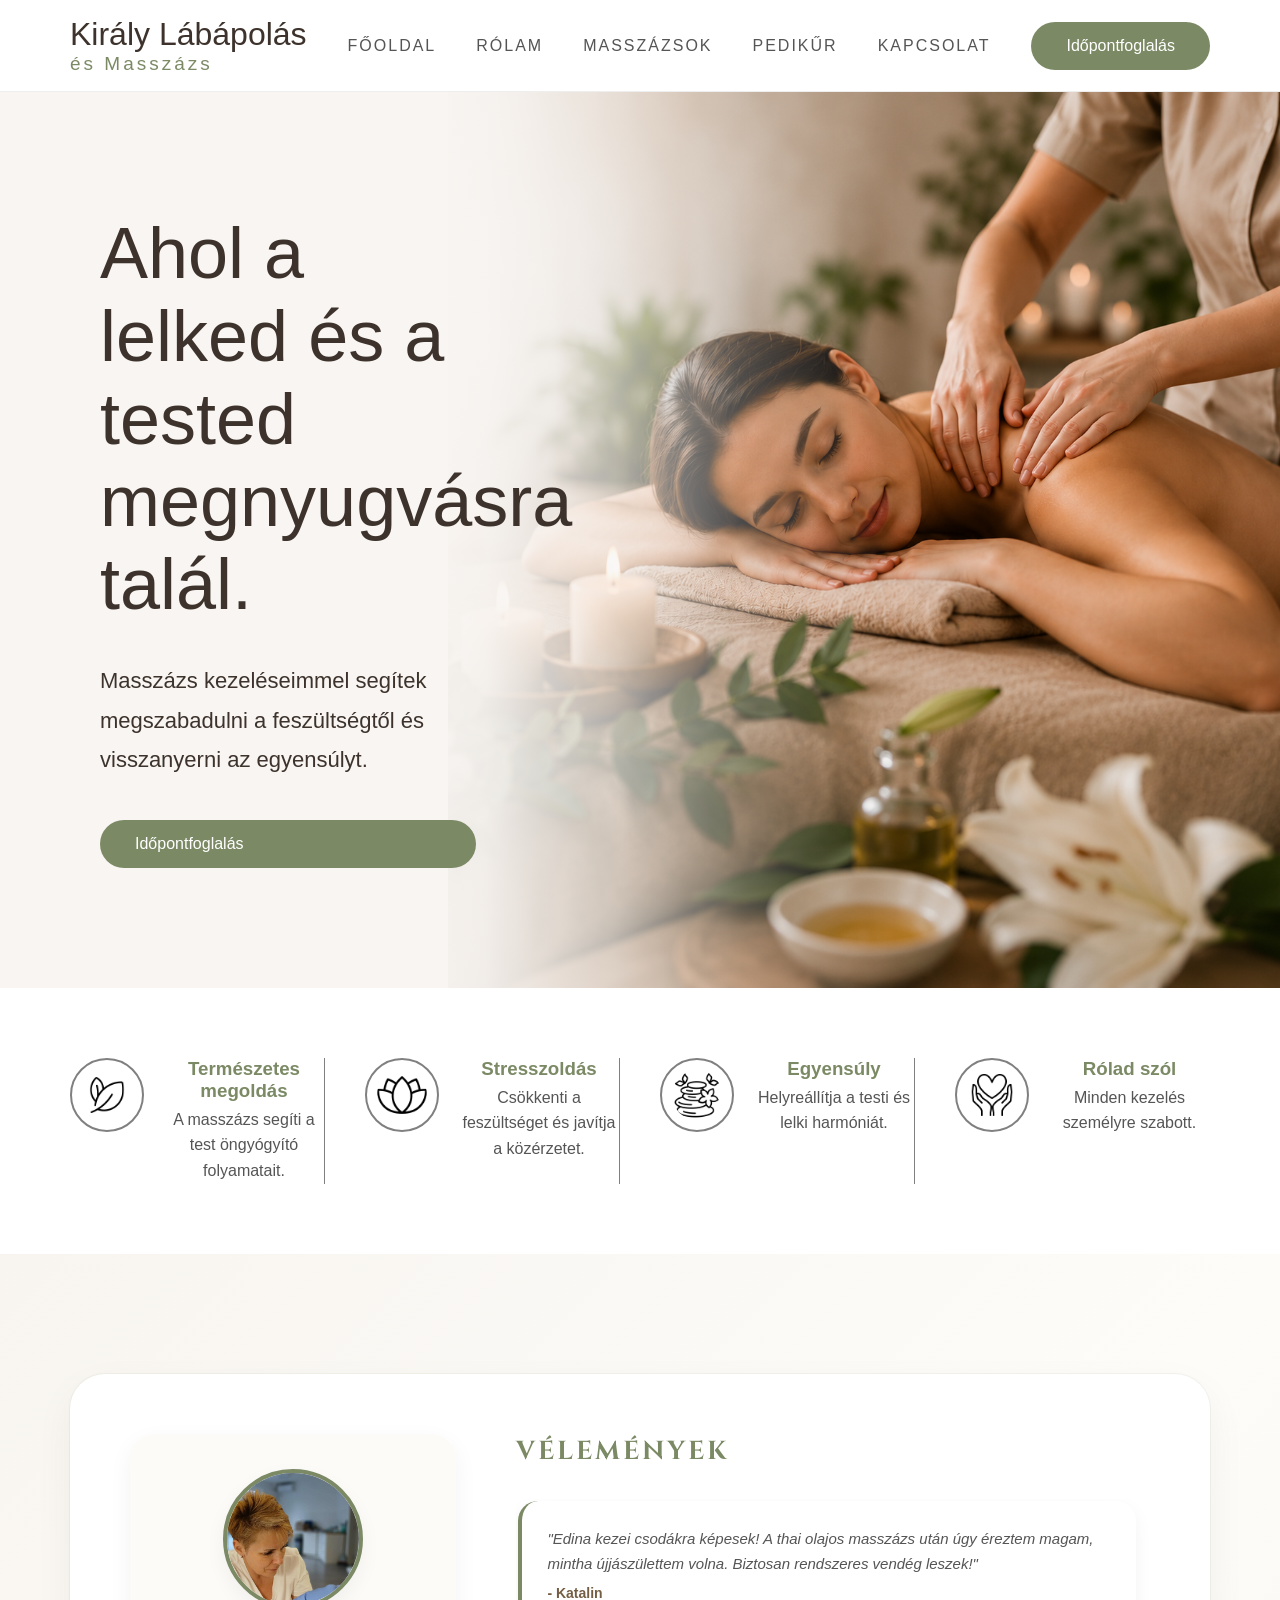
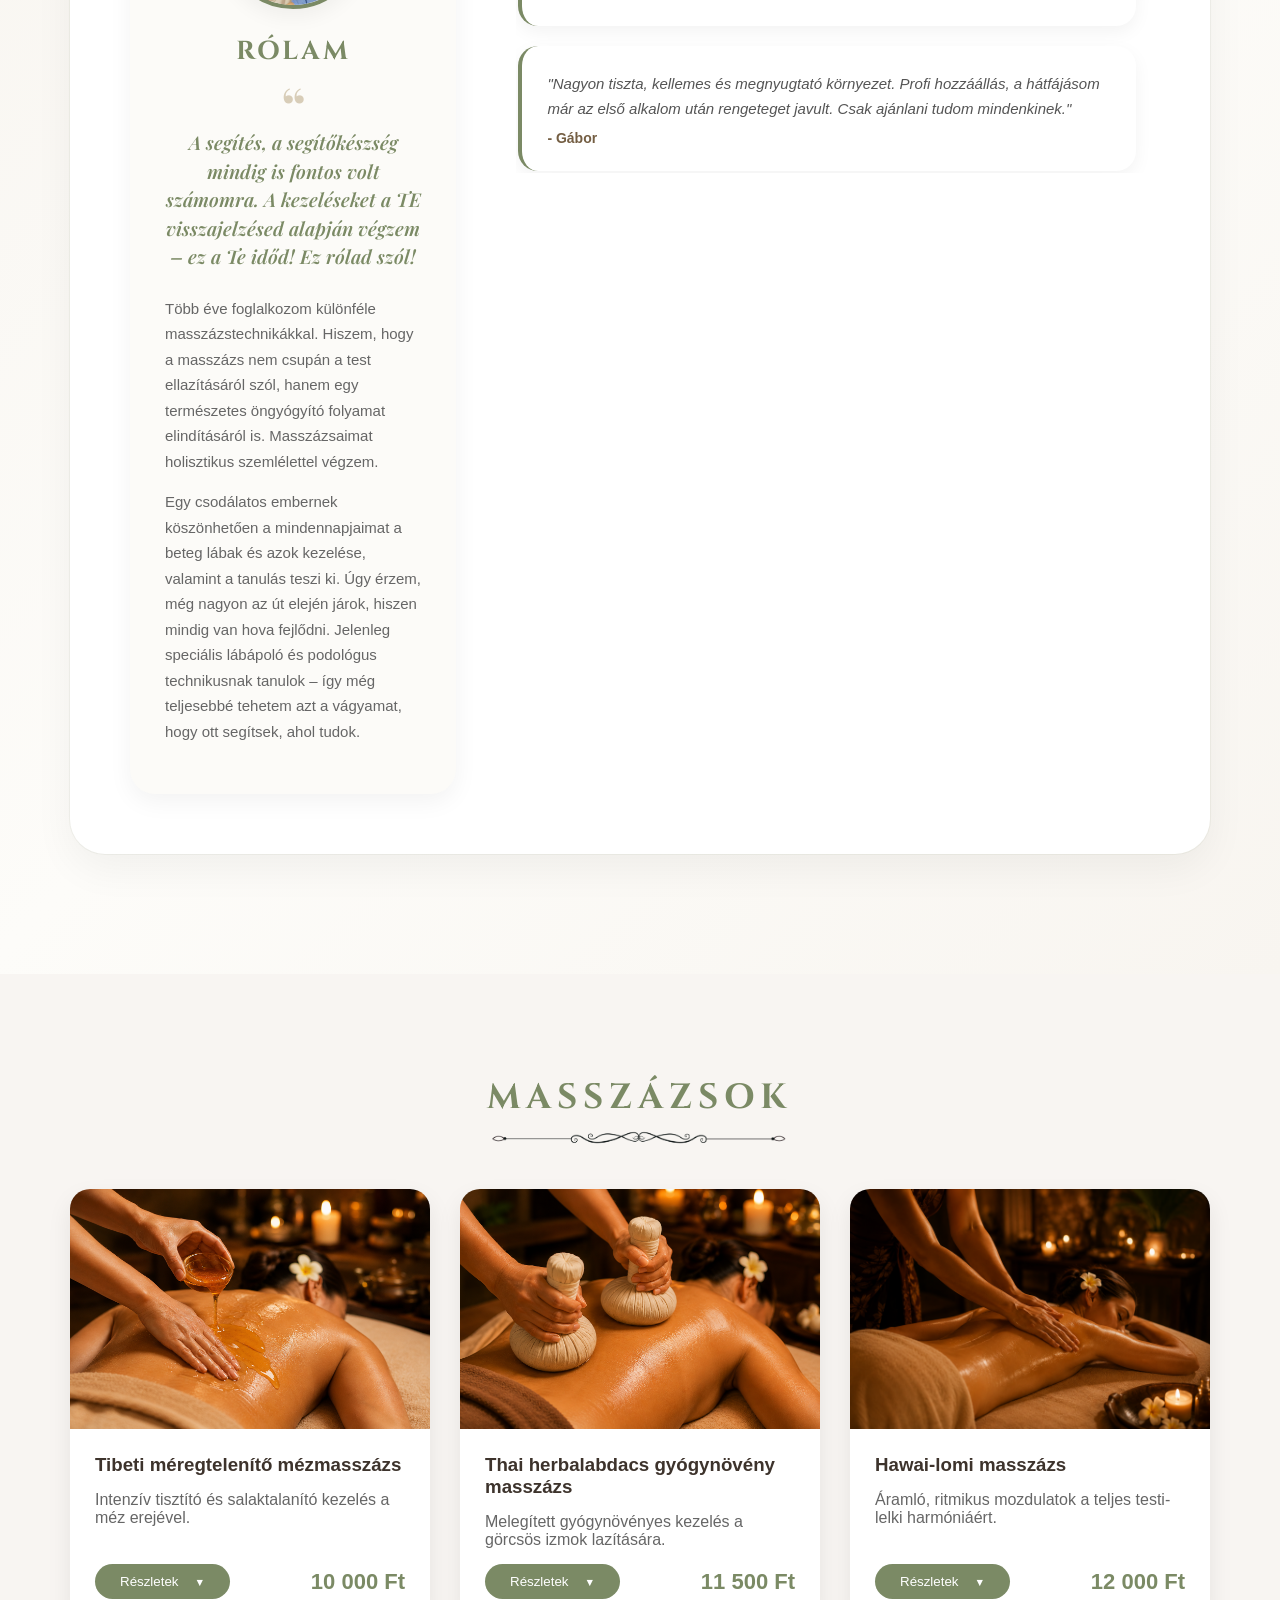
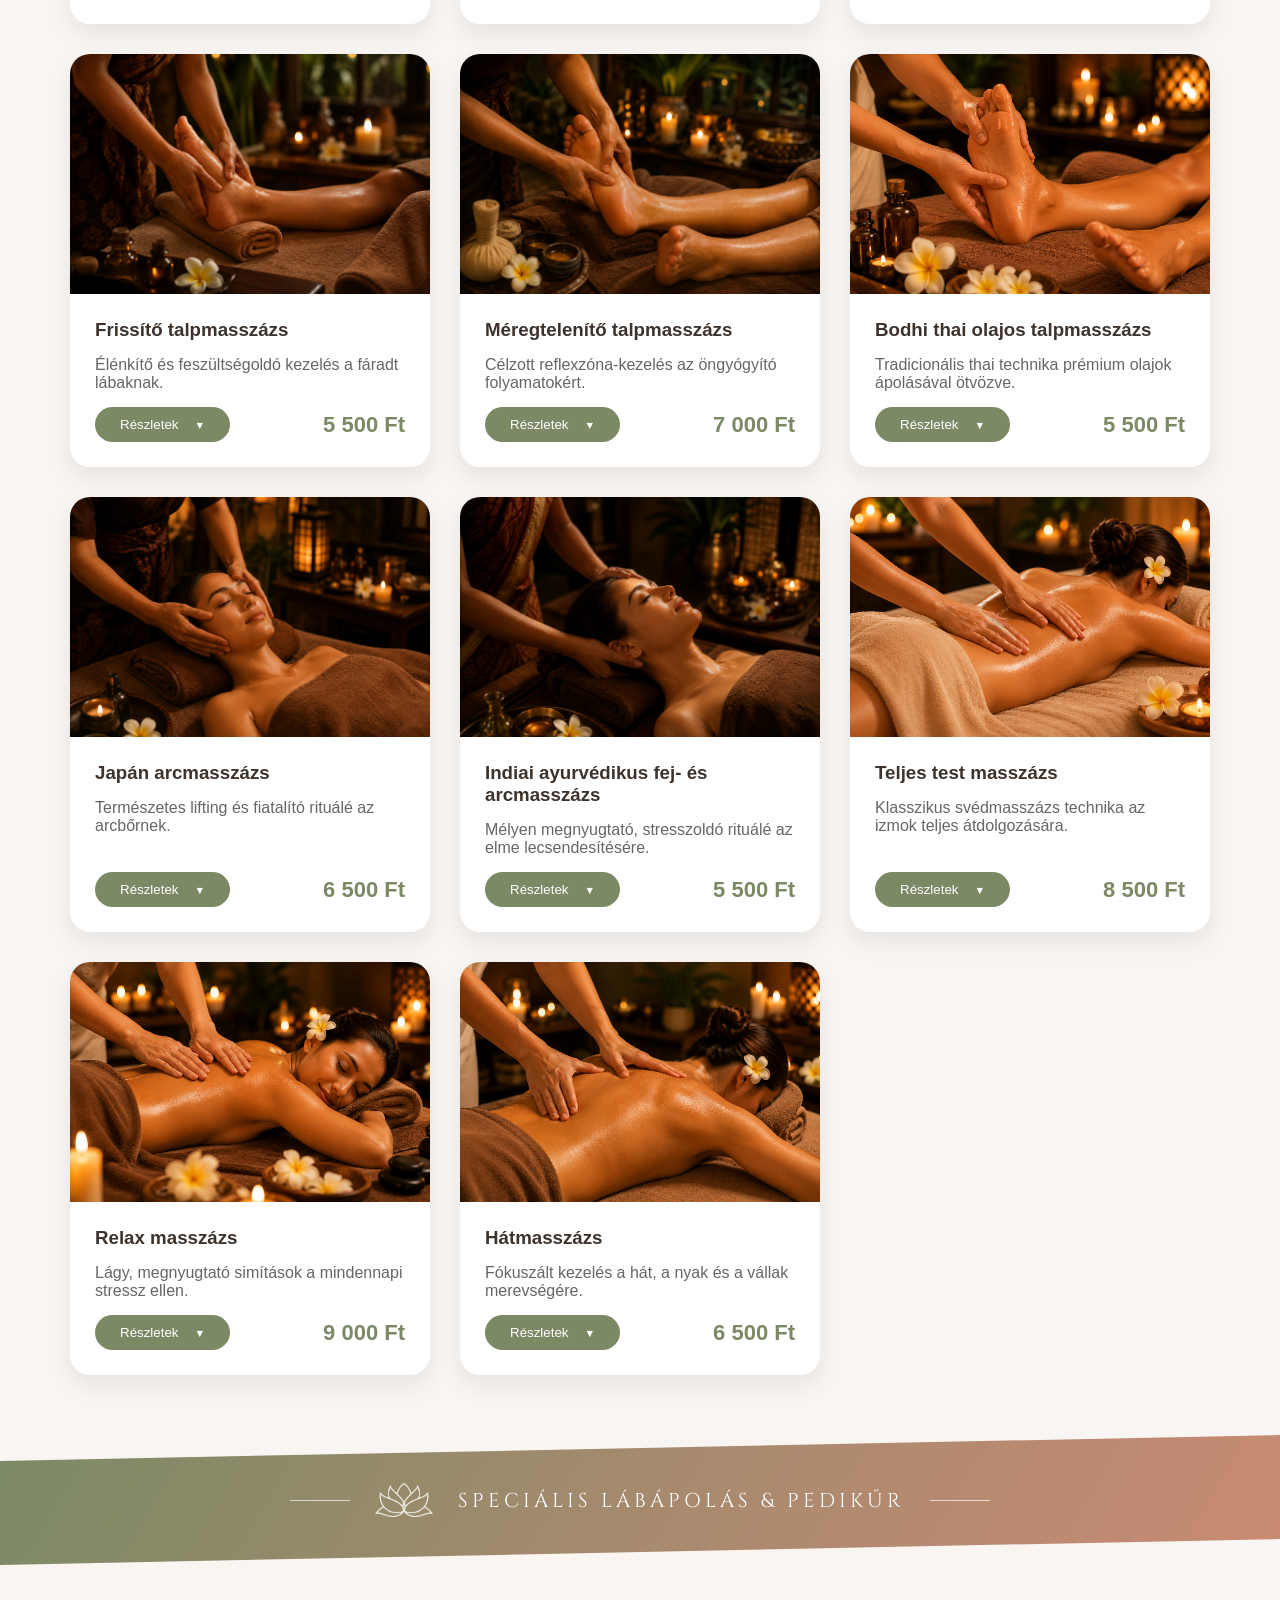
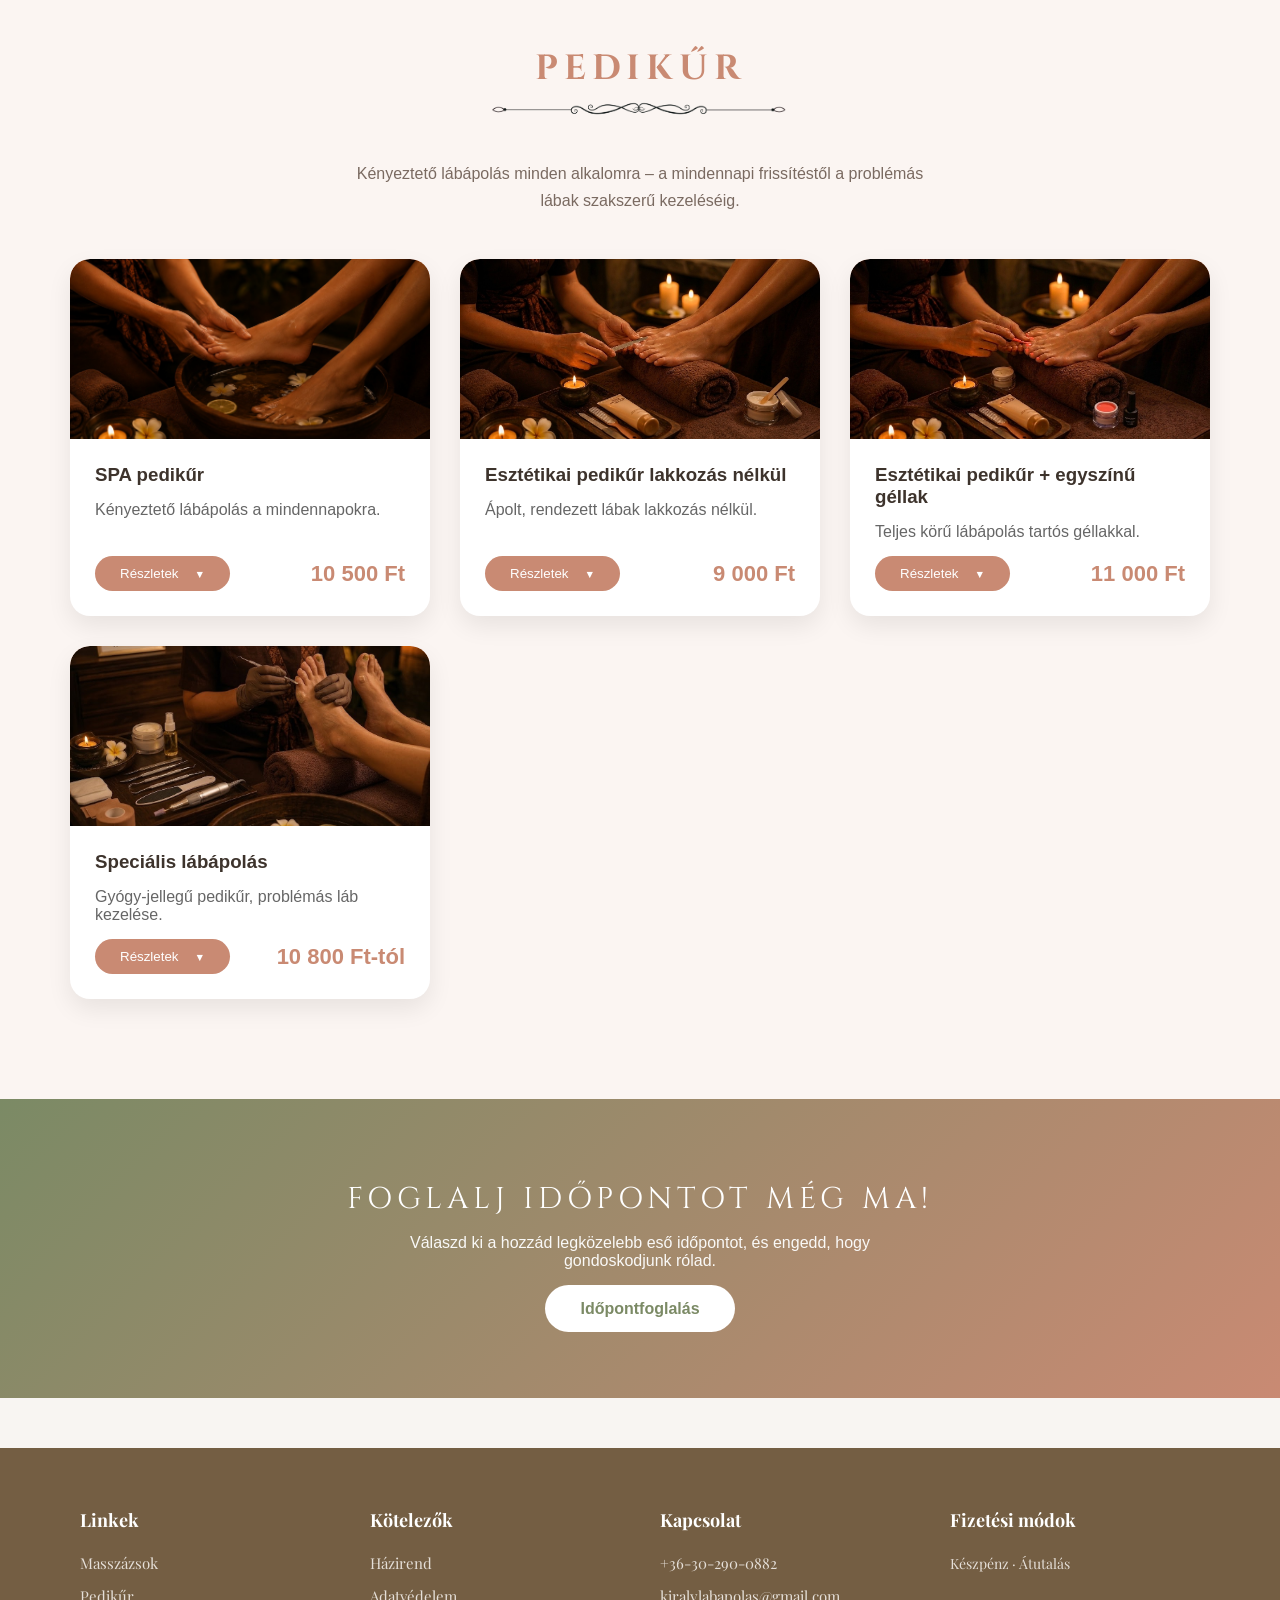
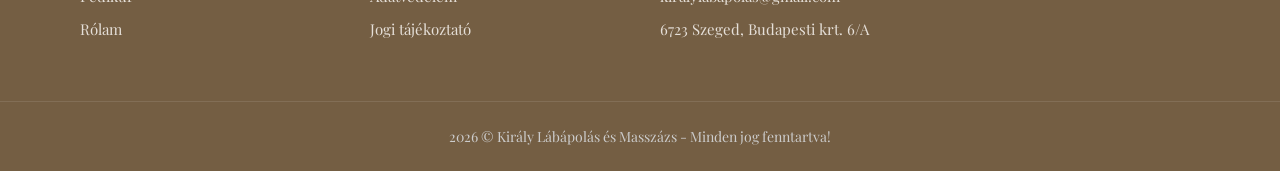
<file: index.html>
<!DOCTYPE html>
<html lang="hu">
<head>
    <!-- Google tag (gtag.js) -->
    <script async src="https://www.googletagmanager.com/gtag/js?id=G-YLX9RJX3GM"></script>
    <script>
      window.dataLayer = window.dataLayer || [];
      function gtag(){dataLayer.push(arguments);}
      gtag('js', new Date());

      gtag('config', 'G-YLX9RJX3GM');
    </script>

    <meta charset="UTF-8">
    <meta name="viewport" content="width=device-width, initial-scale=1.0">

    <title>Király Lábápolás és Masszázs</title>
    <link rel="icon" type="image/png" href="images/kiraly-favicon.png?v=1">

    <link rel="stylesheet" href="massage.css">
    <script src="massage.js" defer></script>

    <link rel="preconnect" href="https://fonts.googleapis.com">
    <link rel="preconnect" href="https://fonts.gstatic.com" crossorigin>
    <link href="https://fonts.googleapis.com/css2?family=Cinzel:wght@400;500;600&family=Playfair+Display:wght@400;500;600;700&display=swap" rel="stylesheet">

</head>
<body>

    <!-- NAVBAR -->

    <header>
        <div class="container navbar" id="navbar">

            <div class="logo">
                <h1>Király Lábápolás</h1>
                <span>és Masszázs</span>
            </div>

            <nav id="mainNav">
                <ul>
                    <li><a href="#navbar">Főoldal</a></li>
                    <li><a href="#about">Rólam</a></li>
                    <li><a href="#services">Masszázsok</a></li>
                    <li><a href="#pedicure">Pedikűr</a></li>
                    <li><a href="#contact">Kapcsolat</a></li>
                </ul>
            </nav>

            <a href="https://reserveme.hu/kiraly-labapolas-es-masszazs" class="btn" target="_blank" rel="noopener">Időpontfoglalás</a>

            <button class="nav-toggle" id="navToggle" aria-label="Menü megnyitása" aria-expanded="false" aria-controls="mainNav">
                <span></span><span></span><span></span>
            </button>

        </div>
    </header>

    <!-- HERO -->

    <section class="hero">

    <div class="hero-text">

        <h1>Ahol a lelked és a tested megnyugvásra talál.</h1>

        <p>
            Masszázs kezeléseimmel segítek megszabadulni
            a feszültségtől és visszanyerni az egyensúlyt.
        </p>

        <a href="https://reserveme.hu/kiraly-labapolas-es-masszazs" class="btn" target="_blank" rel="noopener">Időpontfoglalás</a>

    </div>

    <div class="hero-image">
        <img src="images/pictures/picture.png" alt="Kellemes, megnyugtató masszázs környezet" width="600" height="400">
    </div>

    </section>

    <!-- ELŐNYÖK -->

    <section class="benefits">

    <div class="benefit">
        <img class="benefit-icons" src="images/icons/leaf.png" alt="Természetes megoldás">
        <div class="benefit-text">
            <h3>Természetes megoldás</h3>
            <p>A masszázs segíti a test öngyógyító folyamatait.</p>
        </div>
    </div>

    <div class="benefit">
        <img class="benefit-icons" src="images/icons/lotus.png" alt="Stresszoldás">
        <div class="benefit-text">
            <h3>Stresszoldás</h3>
            <p>Csökkenti a feszültséget és javítja a közérzetet.</p>
        </div>
    </div>

    <div class="benefit">
        <img class="benefit-icons" src="images/icons/stones.png" alt="Egyensúly">
        <div class="benefit-text">
            <h3>Egyensúly</h3>
            <p>Helyreállítja a testi és lelki harmóniát.</p>
        </div>
    </div>

    <div class="benefit">
        <img class="benefit-icons" src="images/icons/heart.png" alt="Rólad szól">
        <div class="benefit-text">
            <h3>Rólad szól</h3>
            <p>Minden kezelés személyre szabott.</p>
        </div>
    </div>
    </section>

    <!-- RÓLAM + VÉLEMÉNYEK -->

    <section id="about" class="magazine-section">
    <div class="magazine-container">
        
        <div class="magazine-left">
            <div class="profile-avatar">
                <img src="images/pictures/rolam.png" alt="Edina - Masszőr" width="140" height="140">
            </div>
            <h2>Rólam</h2>
            <p class="highlight-text">A segítés, a segítőkészség mindig is fontos volt számomra. A kezeléseket a TE visszajelzésed alapján végzem &ndash; ez a Te időd! Ez rólad szól!</p>
            <p>Több éve foglalkozom különféle masszázstechnikákkal. Hiszem, hogy a masszázs nem csupán a test ellazításáról szól, hanem egy természetes öngyógyító folyamat elindításáról is. Masszázsaimat holisztikus szemlélettel végzem.</p>
            <p>Egy csodálatos embernek köszönhetően a mindennapjaimat a beteg lábak és azok kezelése, valamint a tanulás teszi ki. Úgy érzem, még nagyon az út elején járok, hiszen mindig van hova fejlődni. Jelenleg speciális lábápoló és podológus technikusnak tanulok &ndash; így még teljesebbé tehetem azt a vágyamat, hogy ott segítsek, ahol tudok.</p>
        </div>

        <div class="magazine-right">
            <h2>Vélemények</h2>

            <!--
                IDE KELL BEILLESZTENI A VALÓS GOOGLE-VÉLEMÉNYEKET MEGJELENÍTŐ WIDGET KÓDJÁT,
                ha az élő (automatikusan frissülő) megoldás mellett döntötök (pl. Elfsight,
                Trustindex, EmbedSocial - Google-fiók összekötéssel). Amíg ez nincs kész, a
                lenti .reviews-scroll blokk 2 minta-véleményt jelenít meg függőlegesen
                görgethető sávban - ezt lehet lecserélni a widget saját kódjára, vagy bővíteni
                további <div class="review-item">...</div> blokkokkal kézzel bemásolt
                véleményekkel.
            -->

            <div class="reviews-scroll" id="reviewsScroll">

                <div class="review-item">
                    <p class="review-quote">"Edina kezei csodákra képesek! A thai olajos masszázs után úgy éreztem magam, mintha újjászülettem volna. Biztosan rendszeres vendég leszek!"</p>
                    <p class="review-user">- Katalin</p>
                </div>

                <div class="review-item">
                    <p class="review-quote">"Nagyon tiszta, kellemes és megnyugtató környezet. Profi hozzáállás, a hátfájásom már az első alkalom után rengeteget javult. Csak ajánlani tudom mindenkinek."</p>
                    <p class="review-user">- Gábor</p>
                </div>

            </div>
        </div>

    </div>
    </section>

    <!-- MASSZÁZSOK -->

    <section class="services" id="services">

        <h2>Masszázsok</h2>
        <img src="images/icons/line.png" alt="Elválasztó vonal" class="divider">

        <div class="service-grid">

            <div class="card">
                <img src="images/pictures/Tibeti_meregtelenito_mezmasszazs.png" alt="Tibeti méregtelenítő mézmasszázs">
                <div class="card-content">
                    <h3>Tibeti méregtelenítő mézmasszázs</h3>
                    <p>Intenzív tisztító és salaktalanító kezelés a méz erejével.</p>

                    <div class="card-footer">
                        <button class="info-btn">Részletek</button>
                        <span class="price">10 000 Ft</span>
                    </div>

                    <div class="info-box">
                        <p>A tibeti méregtelenítő mézmasszázs egy különleges energetizáló és bőrfeszesítő kezelés, amely a méz erejével támogatja a szervezet tisztulását és javítja a közérzetet.</p>
                    </div>

                </div>
            </div>

            <div class="card">
                <img src="images/pictures/Thai_herbalabdacs_gyogynoveny_masszazs.png" alt="Thai herbalabdacs gyógynövény masszázs">
                <div class="card-content">
                    <h3>Thai herbalabdacs gyógynövény masszázs</h3>
                    <p>Melegített gyógynövényes kezelés a görcsös izmok lazítására.</p>

                    <div class="card-footer">
                        <button class="info-btn">Részletek</button>
                        <span class="price">11 500 Ft</span>
                    </div>

                    <div class="info-box">
                        <p>A thai herballabdacs masszázs egy mélyen melegítő és feszültségoldó kezelés, amely a gőzölt gyógynövények erejével segít enyhíteni az izomfájdalmakat és javítani a szervezet energiaáramlását.</p>
                    </div>

                </div>
            </div>

            <div class="card">
                <img src="images/pictures/Hawai_lomi_masszazs.png" alt="Hawai-lomi masszázs">
                <div class="card-content">
                    <h3>Hawai-lomi masszázs</h3>
                    <p>Áramló, ritmikus mozdulatok a teljes testi-lelki harmóniáért.</p>

                    <div class="card-footer">
                        <button class="info-btn">Részletek</button>
                        <span class="price">12 000 Ft</span>
                    </div>

                    <div class="info-box">
                        <p>A hawaii lomi-lomi masszázs egy áramló és mélyen pihentető kezelés, amely segít helyreállítani a testi-lelki harmóniát és feloldani a felhalmozódott feszültséget.</p>
                    </div>
                    
                </div>
            </div>

            <div class="card">
                <img src="images/pictures/Frissito_talpmasszazs.png" alt="Frissítő talpmasszázs">
                <div class="card-content">
                    <h3>Frissítő talpmasszázs</h3>
                    <p>Élénkítő és feszültségoldó kezelés a fáradt lábaknak.</p>

                    <div class="card-footer">
                        <button class="info-btn">Részletek</button>
                        <span class="price">5 500 Ft</span>
                    </div>

                    <div class="info-box">
                        <p>A frissítő talpmasszázs egy élénkítő és feszültségoldó kezelés, amely segít enyhíteni a lábak fáradtságát és javítani az általános közérzetet.</p>
                    </div>

                </div>
            </div>

            <div class="card">
                <img src="images/pictures/Meregtelenito_talpmasszazs.png" alt="Méregtelenítő talpmasszázs">
                <div class="card-content">
                    <h3>Méregtelenítő talpmasszázs</h3>
                    <p>Célzott reflexzóna-kezelés az öngyógyító folyamatokért.</p>

                    <div class="card-footer">
                        <button class="info-btn">Részletek</button>
                        <span class="price">7 000 Ft</span>
                    </div>

                    <div class="info-box">
                        <p>A talpdiagnosztika és méregtelenítő talpmasszázs egy célzott, egészségmegőrző kezelés, amely segít feltérképezni a szervezet állapotát, enyhíteni a feszültséget és serkenteni a természetes méregtelenítést.</p>
                    </div>

                </div>
            </div>

            <div class="card">
                <img src="images/pictures/Bodhi_thai_olajos_talpmasszazs.png" alt="Bodhi thai olajos talpmasszázs">
                <div class="card-content">
                    <h3>Bodhi thai olajos talpmasszázs</h3>
                    <p>Tradicionális thai technika prémium olajok ápolásával ötvözve.</p>

                    <div class="card-footer">
                        <button class="info-btn">Részletek</button>
                        <span class="price">5 500 Ft</span>
                    </div>

                    <div class="info-box">
                        <p>A Bodhi thai olajos talpmasszázs egy mélyen pihentető és energetizáló kezelés, amely a tradicionális thai technikák és a tápláló olajok erejével segít enyhíteni a feszültséget és javítani az általános közérzetet.</p>
                    </div>

                </div>
            </div>

            <div class="card">
                <img src="images/pictures/Japan_arcmasszazs.png" alt="Japán arcmasszázs">
                <div class="card-content">
                    <h3>Japán arcmasszázs</h3>
                    <p>Természetes lifting és fiatalító rituálé az arcbőrnek.</p>

                    <div class="card-footer">
                        <button class="info-btn">Részletek</button>
                        <span class="price">6 500 Ft</span>
                    </div>

                    <div class="info-box">
                        <p>Exkluzív arcfiatalító és stresszoldó kezelés, amely a finom, ritmikus mozdulatok erejével serkenti a kollagéntermelést és biztosítja a teljes szellemi lecsendesedést.</p>
                    </div>

                </div>
            </div>

            <div class="card">
                <img src="images/pictures/Indiai_ayurvedikus_fej_es_arcmasszazs.png" alt="Indiai ayurvédikus fej- és arcmasszázs">
                <div class="card-content">
                    <h3>Indiai ayurvédikus fej- és arcmasszázs</h3>
                    <p>Mélyen megnyugtató, stresszoldó rituálé az elme lecsendesítésére.</p>

                    <div class="card-footer">
                        <button class="info-btn">Részletek</button>
                        <span class="price">5 500 Ft</span>
                    </div>

                    <div class="info-box">
                        <p>A indiai ayurvédikus fej- és arcmasszázs egy mélyen megnyugtató és stresszoldó kezelés, amely segít elcsendesíteni az elmét és enyhíteni a mentális feszültséget.</p>
                    </div>

                </div>
            </div>

            <div class="card">
                <img src="images/pictures/Teljes_test_masszazs_torolkozoben.png" alt="Teljes test masszázs">
                <div class="card-content">
                    <h3>Teljes test masszázs</h3>
                    <p>Klasszikus svédmasszázs technika az izmok teljes átdolgozására.</p>

                    <div class="card-footer">
                        <button class="info-btn">Részletek</button>
                        <span class="price">8 500 Ft</span>
                    </div>

                    <div class="info-box">
                        <p>A frissítő svédmasszázs egy klasszikus izomlazító és élénkítő hatású kezelés, amely segít enyhíteni a mindennapi feszültséget és javítani a szervezet általános közérzetét.</p>
                    </div>

                </div>
            </div>

            <div class="card">
                <img src="images/pictures/Relax_masszazs.png" alt="Relax masszázs">
                <div class="card-content">
                    <h3>Relax masszázs</h3>
                    <p>Lágy, megnyugtató simítások a mindennapi stressz ellen.</p>

                    <div class="card-footer">
                        <button class="info-btn">Részletek</button>
                        <span class="price">9 000 Ft</span>
                    </div>

                    <div class="info-box">
                        <p>A relaxáló svédmasszázs lassú, áramló mozdulataival kiválóan alkalmas a mindennapi rohanásból adódó feszültség feloldására és a belső béke megteremtésére.</p>
                    </div>

                </div>
            </div>

            <div class="card">
                <img src="images/pictures/Hatmasszazs.png" alt="Hátmasszázs">
                <div class="card-content">
                    <h3>Hátmasszázs</h3>
                    <p>Fókuszált kezelés a hát, a nyak és a vállak merevségére.</p>

                    <div class="card-footer">
                        <button class="info-btn">Részletek</button>
                        <span class="price">6 500 Ft</span>
                    </div>

                    <div class="info-box">
                        <p>A hátmasszázs hatékonyan oldja a mindennapi stressz és az ülőmunka okozta merevséget, célzott fogásokkal frissíti fel a gerinc környéki izmokat és csökkenti a fájdalmat.</p>
                    </div>

                </div>
            </div>

        </div>

    </section>

    <!-- ÁTMENET: Masszázs -> Pedikűr -->

    <div class="section-transition">
        <div class="transition-content">
            <span class="transition-line"></span>
            <img src="images/kiraly-logo-icon-white.png" alt="" class="transition-icon">
            <span class="transition-label">Speciális lábápolás &amp; Pedikűr</span>
            <span class="transition-line"></span>
        </div>
    </div>

    <!-- PEDIKŰR -->

    <section class="services pedicure-section" id="pedicure">

        <h2>Pedikűr</h2>
        <img src="images/icons/line.png" alt="Elválasztó vonal" class="divider">
        <p class="section-intro">Kényeztető lábápolás minden alkalomra – a mindennapi frissítéstől a problémás lábak szakszerű kezeléséig.</p>

        <div class="service-grid pedicure-grid">

            <div class="card pedicure-card">
                <div class="pedicure-card-visual" aria-hidden="true">
                    <img src="images/pictures/pedikur_spa.jpg" alt="SPA pedikűr - lábáztatás virágokkal">
                </div>
                <div class="card-content">
                    <h3>SPA pedikűr</h3>
                    <p>Kényeztető lábápolás a mindennapokra.</p>

                    <div class="card-footer">
                        <button class="info-btn">Részletek</button>
                        <span class="price">10 500 Ft</span>
                    </div>

                    <div class="info-box">
                        <p>A kezelés meleg, illóolajos lábáztatással kezdődik, amit Holt-tengeri sós áztatás követ a bőr felfrissítéséért. Ezután gondos SPA bőrradírozással eltávolítjuk az elhalt hámsejteket, végül gazdag, krémes hidratálással zárjuk a kezelést, hogy lábad selymes és üde legyen.</p>
                    </div>

                </div>
            </div>

            <div class="card pedicure-card">
                <div class="pedicure-card-visual" aria-hidden="true">
                    <img src="images/pictures/pedikur_lakkozas_nelkul.jpg" alt="Esztétikai pedikűr lakkozás nélkül - körömreszelés">
                </div>
                <div class="card-content">
                    <h3>Esztétikai pedikűr lakkozás nélkül</h3>
                    <p>Ápolt, rendezett lábak lakkozás nélkül.</p>

                    <div class="card-footer">
                        <button class="info-btn">Részletek</button>
                        <span class="price">9 000 Ft</span>
                    </div>

                    <div class="info-box">
                        <p>A kezelés során szakszerűen formázzuk körmeidet, eltávolítjuk a felgyülemlett bőrkeményedést, majd ápoló, hidratáló krémezéssel fejezzük be. Ideális választás, ha rendezett, ápolt lábakra vágysz, lakkozás nélkül.</p>
                    </div>

                </div>
            </div>

            <div class="card pedicure-card">
                <div class="pedicure-card-visual" aria-hidden="true">
                    <img src="images/pictures/pedikur_gellak.jpg" alt="Esztétikai pedikűr egyszínű géllakkal">
                </div>
                <div class="card-content">
                    <h3>Esztétikai pedikűr + egyszínű géllak</h3>
                    <p>Teljes körű lábápolás tartós géllakkal.</p>

                    <div class="card-footer">
                        <button class="info-btn">Részletek</button>
                        <span class="price">11 000 Ft</span>
                    </div>

                    <div class="info-box">
                        <p>A teljes esztétikai pedikűr kezelés után tartós, egyszínű géllakkal zárjuk az ápolást, amely heteken át makulátlanul csillog. Így nemcsak ápolt, hanem hosszú távon is mutatós lábakkal távozhatsz.</p>
                    </div>

                </div>
            </div>

            <div class="card pedicure-card">
                <div class="pedicure-card-visual" aria-hidden="true">
                    <img src="images/pictures/pedikur_specialis.jpg" alt="Speciális lábápolás - problémás láb szakszerű kezelése" class="pedikur-specialis-img">
                </div>
                <div class="card-content">
                    <h3>Speciális lábápolás</h3>
                    <p>Gyógy-jellegű pedikűr, problémás láb kezelése.</p>

                    <div class="card-footer">
                        <button class="info-btn">Részletek</button>
                        <span class="price">10 800 Ft-tól</span>
                    </div>

                    <div class="info-box">
                        <p>Gyógy-jellegű pedikűr problémás lábakra: extrém bőrkeményedés, megvastagodott vagy gombás köröm, valamint a tyúkszem kezelése, illetve a terhelés csökkentését segítő tehermentesítés. A kezelés végén otthoni ápolási tanácsokat is kapsz. A pontos, végleges árak a konzultációt követően, az egyéni állapot felmérése alapján alakulnak ki.</p>
                    </div>

                </div>
            </div>

        </div>

    </section>

    <!-- IDŐPONTFOGLALÁS CTA -->

    <section class="booking-cta">
        <h2>Foglalj időpontot még ma!</h2>
        <p>Válaszd ki a hozzád legközelebb eső időpontot, és engedd, hogy gondoskodjunk rólad.</p>
        <a href="https://reserveme.hu/kiraly-labapolas-es-masszazs" class="btn" target="_blank" rel="noopener">Időpontfoglalás</a>
    </section>

    <!-- Contact -->

    <footer class="site-footer" id="contact">
    <div class="footer-container">
        <div class="footer-column">
            <h4>Linkek</h4>
            <ul>
                <li><a href="#services" style="font-family:'Playfair Display','Georgia',serif;font-weight:400;font-style:normal;">Masszázsok</a></li>
                <li><a href="#pedicure" style="font-family:'Playfair Display','Georgia',serif;font-weight:400;font-style:normal;">Pedikűr</a></li>
                <li><a href="#about" style="font-family:'Playfair Display','Georgia',serif;font-weight:400;font-style:normal;">Rólam</a></li>
            </ul>
        </div>

        <div class="footer-column">
            <h4>Kötelezők</h4>
            <ul>
                <li><a href="hazirend.html">Házirend</a></li>
                <li><a href="adatvedelem.html">Adatvédelem</a></li>
                <li><a href="jogi-tajekoztato.html">Jogi tájékoztató</a></li>
            </ul>
        </div>

        <div class="footer-column">
            <h4>Kapcsolat</h4>
            <ul>
                <li><a href="tel:+36302900882">+36-30-290-0882</a></li>
                <li><a href="mailto:kiralylabapolas@gmail.com">kiralylabapolas@gmail.com</a></li>
                <li><a href="https://www.google.com/maps/place/Kir%C3%A1ly+L%C3%A1b%C3%A1pol%C3%A1s+%C3%A9s+Massz%C3%A1zs/@46.2673879,20.1642517,17z/data=!3m1!4b1!4m6!3m5!1s0x474489f8a36e9695:0xf2fa89c161ba9609!8m2!3d46.2673842!4d20.1668266!16s%2Fg%2F11zwzh987q?entry=ttu&g_ep=EgoyMDI2MDgxNi4wIKXMDSoASAFQAw%3D%3D" target="_blank">6723 Szeged, Budapesti krt. 6/A</a></li>
            </ul>
        </div>

        <div class="footer-column">
            <h4>Fizetési módok</h4>
            <div class="payment-box">
                <!-- TODO: ha elkészül a hivatalos "images/revolut-pay.png" logó, cseréld vissza <img>-re -->
                <p class="payment-text">Készpénz · Átutalás</p>
            </div>
        </div>
    </div>

    <div class="footer-bottom">
        <p>2026 © Király Lábápolás és Masszázs - Minden jog fenntartva!</p>
    </div>
</footer>

</body>
</html>
</file>
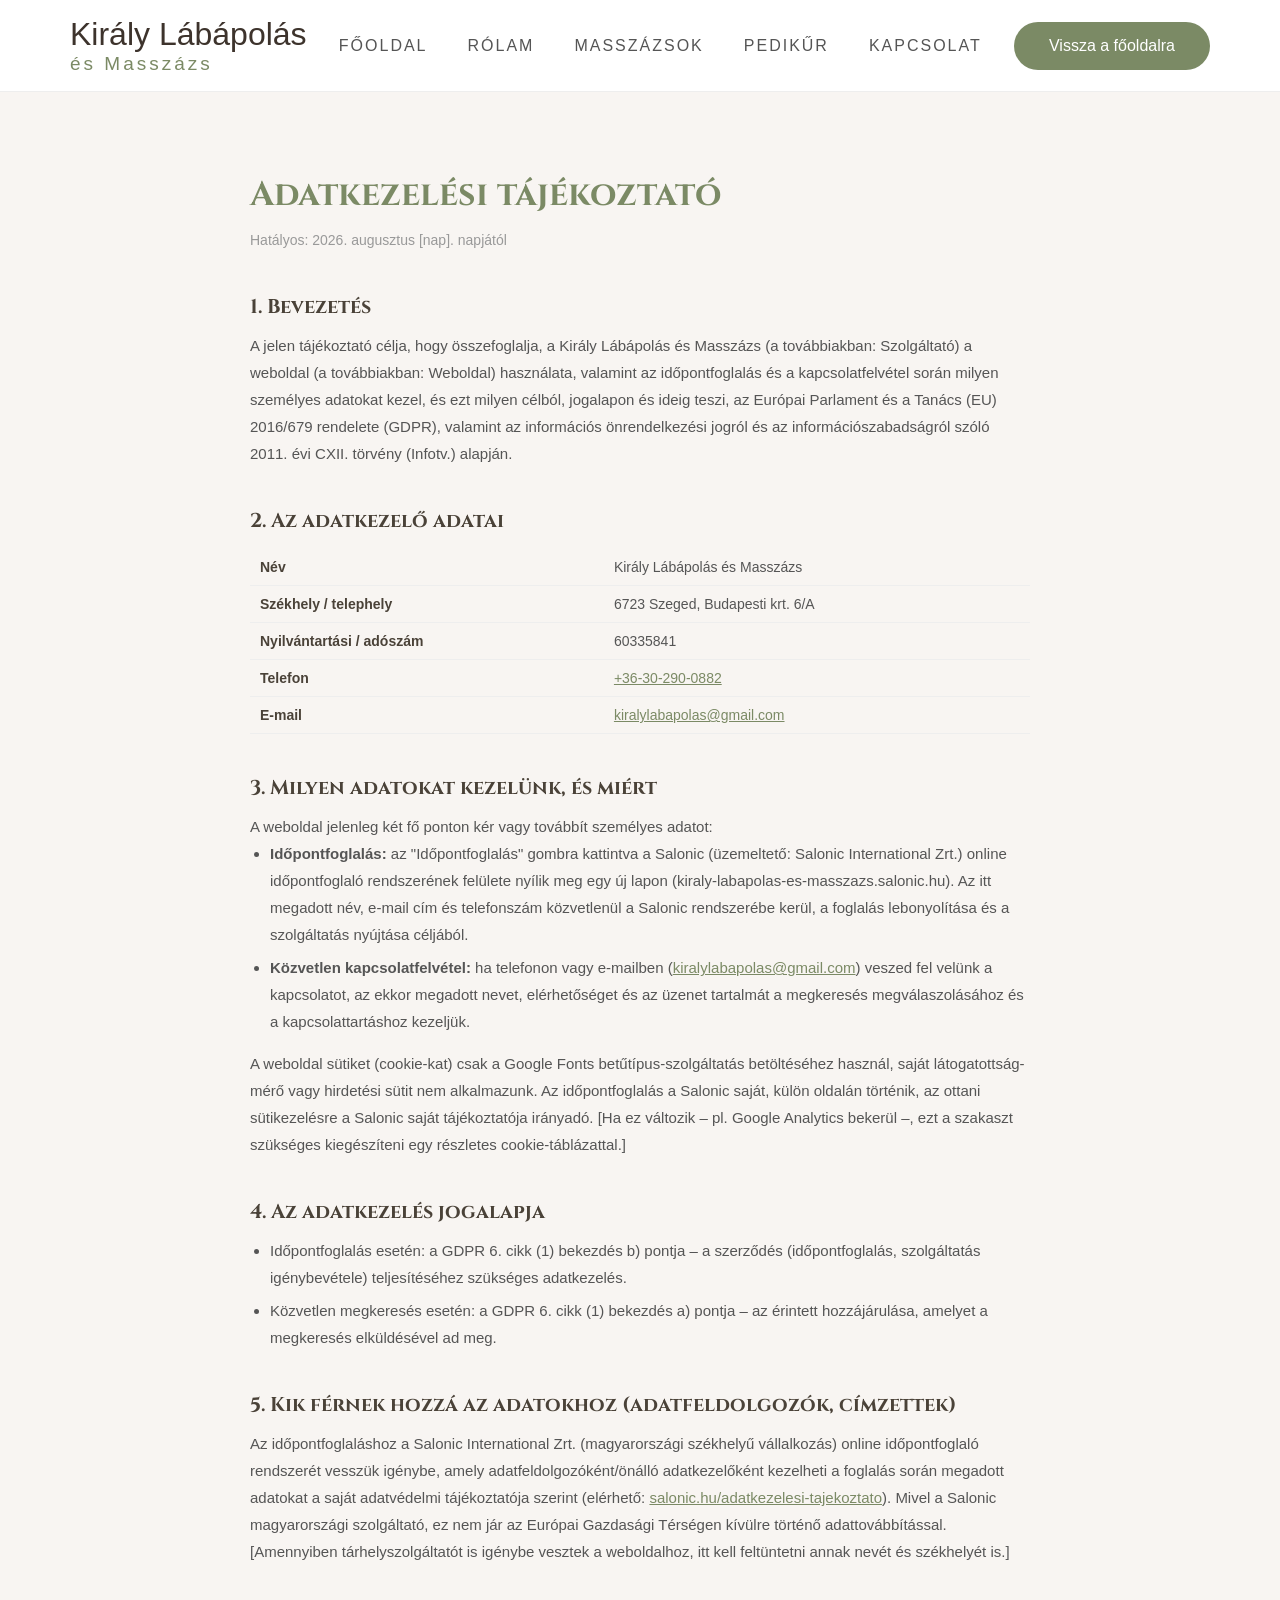
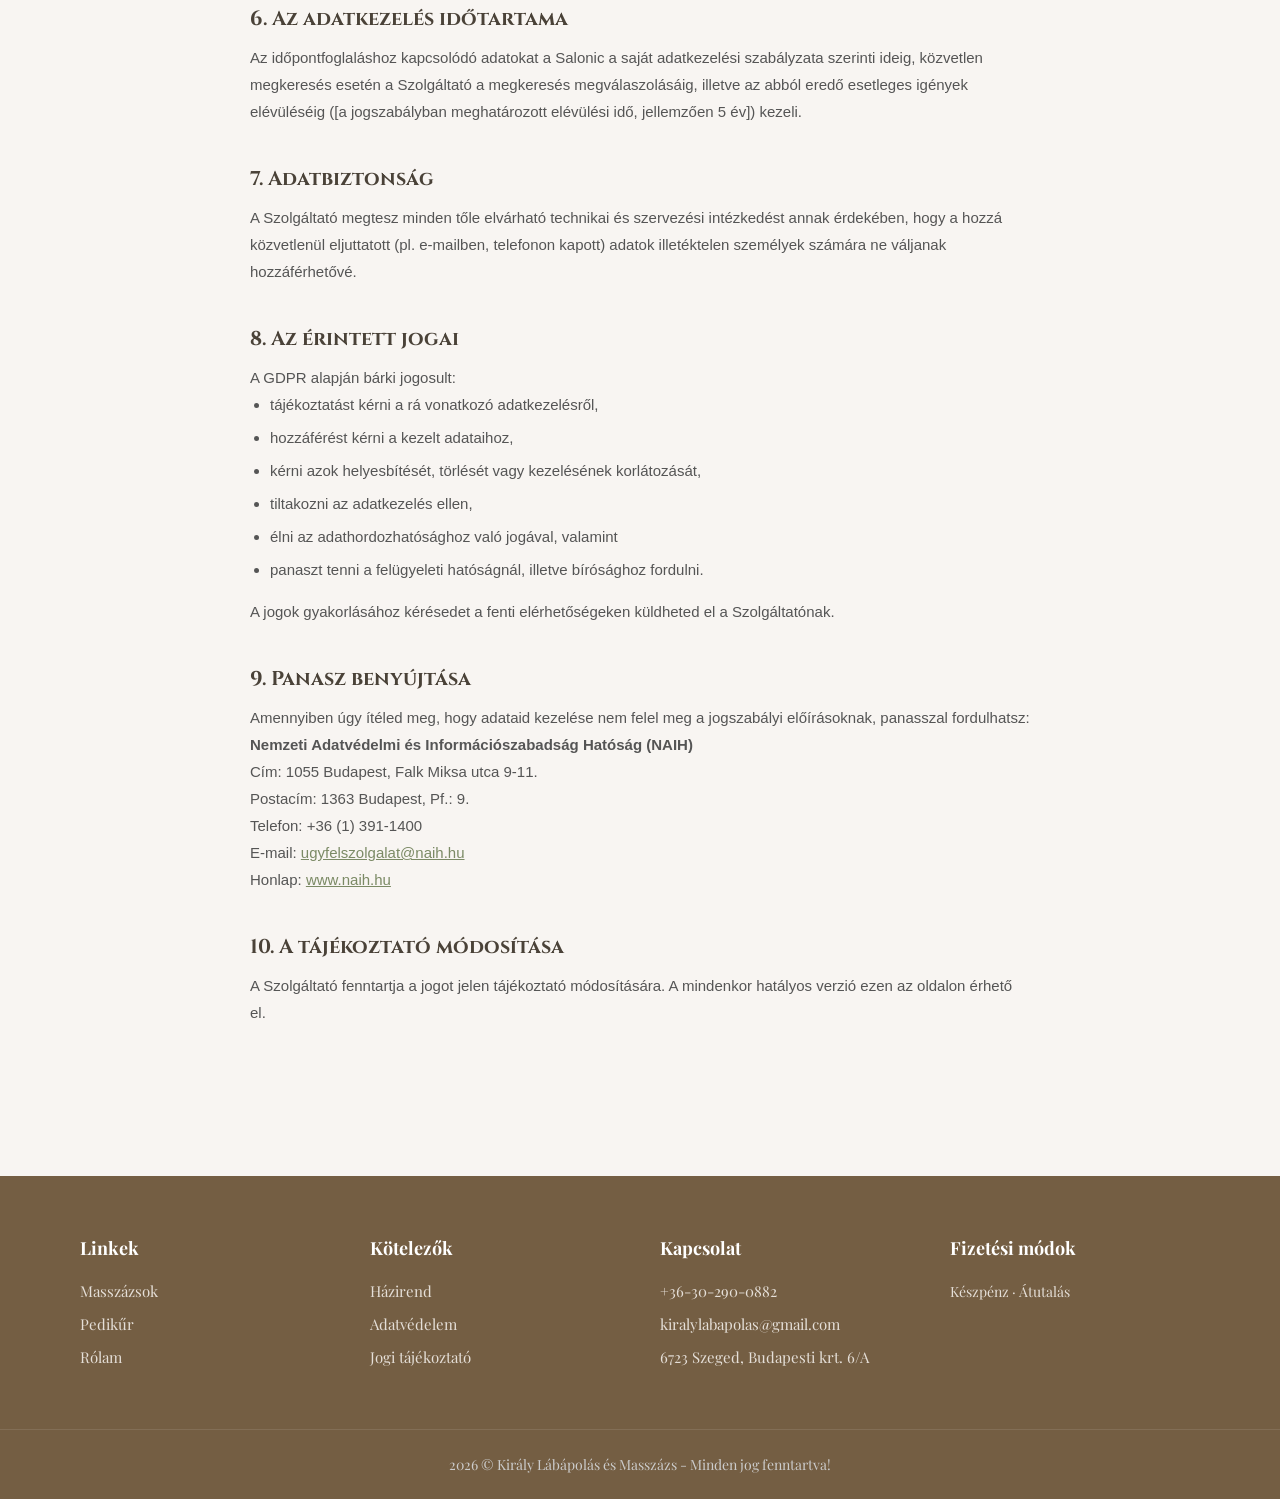
<file: adatvedelem.html>
<!DOCTYPE html>
<html lang="hu">
<head>
    <!-- Google tag (gtag.js) -->
    <script async src="https://www.googletagmanager.com/gtag/js?id=G-YLX9RJX3GM"></script>
    <script>
      window.dataLayer = window.dataLayer || [];
      function gtag(){dataLayer.push(arguments);}
      gtag('js', new Date());

      gtag('config', 'G-YLX9RJX3GM');
    </script>

    <meta charset="UTF-8">
    <meta name="viewport" content="width=device-width, initial-scale=1.0">

    <title>Adatvédelem | Király Lábápolás és Masszázs</title>
    <link rel="icon" type="image/png" href="images/kiraly-favicon.png?v=1">

    <link rel="stylesheet" href="massage.css">
    <script src="massage.js" defer></script>

    <link rel="preconnect" href="https://fonts.googleapis.com">
    <link rel="preconnect" href="https://fonts.gstatic.com" crossorigin>
    <link href="https://fonts.googleapis.com/css2?family=Cinzel:wght@400;500;600&family=Playfair+Display:wght@400;500;600;700&display=swap" rel="stylesheet">

</head>
<body>

    <!-- NAVBAR -->

    <header>
        <div class="container navbar" id="navbar">

            <a href="index.html" style="text-decoration:none;color:inherit;">
                <div class="logo">
                    <h1>Király Lábápolás</h1>
                    <span>és Masszázs</span>
                </div>
            </a>

            <nav id="mainNav">
                <ul>
                    <li><a href="index.html#navbar">Főoldal</a></li>
                    <li><a href="index.html#about">Rólam</a></li>
                    <li><a href="index.html#services">Masszázsok</a></li>
                    <li><a href="index.html#pedicure">Pedikűr</a></li>
                    <li><a href="index.html#contact">Kapcsolat</a></li>
                </ul>
            </nav>

            <a href="index.html" class="btn">Vissza a főoldalra</a>

            <button class="nav-toggle" id="navToggle" aria-label="Menü megnyitása" aria-expanded="false" aria-controls="mainNav">
                <span></span><span></span><span></span>
            </button>

        </div>
    </header>

    <!-- ADATVÉDELEM -->

    <main class="legal-page">

        <h1>Adatkezelési tájékoztató</h1>
        <p class="legal-updated">Hatályos: 2026. augusztus [nap]. napjától</p>

        <h2>1. Bevezetés</h2>
        <p>
            A jelen tájékoztató célja, hogy összefoglalja, a Király Lábápolás és Masszázs (a továbbiakban: Szolgáltató)
            a weboldal (a továbbiakban: Weboldal) használata, valamint az időpontfoglalás és a kapcsolatfelvétel
            során milyen személyes adatokat kezel, és ezt milyen célból, jogalapon és ideig teszi, az Európai
            Parlament és a Tanács (EU) 2016/679 rendelete (GDPR), valamint az információs önrendelkezési jogról
            és az információszabadságról szóló 2011. évi CXII. törvény (Infotv.) alapján.
        </p>

        <h2>2. Az adatkezelő adatai</h2>
        <table>
            <tr><th>Név</th><td>Király Lábápolás és Masszázs</td></tr>
            <tr><th>Székhely / telephely</th><td>6723 Szeged, Budapesti krt. 6/A</td></tr>
            <tr><th>Nyilvántartási / adószám</th><td>60335841</td></tr>
            <tr><th>Telefon</th><td><a href="tel:+36302900882">+36-30-290-0882</a></td></tr>
            <tr><th>E-mail</th><td><a href="mailto:kiralylabapolas@gmail.com">kiralylabapolas@gmail.com</a></td></tr>
        </table>

        <h2>3. Milyen adatokat kezelünk, és miért</h2>
        <p>A weboldal jelenleg két fő ponton kér vagy továbbít személyes adatot:</p>
        <ul>
            <li><strong>Időpontfoglalás:</strong> az "Időpontfoglalás" gombra kattintva a Salonic (üzemeltető: Salonic International Zrt.) online időpontfoglaló rendszerének felülete nyílik meg egy új lapon (kiraly-labapolas-es-masszazs.salonic.hu). Az itt megadott név, e-mail cím és telefonszám közvetlenül a Salonic rendszerébe kerül, a foglalás lebonyolítása és a szolgáltatás nyújtása céljából.</li>
            <li><strong>Közvetlen kapcsolatfelvétel:</strong> ha telefonon vagy e-mailben (<a href="mailto:kiralylabapolas@gmail.com">kiralylabapolas@gmail.com</a>) veszed fel velünk a kapcsolatot, az ekkor megadott nevet, elérhetőséget és az üzenet tartalmát a megkeresés megválaszolásához és a kapcsolattartáshoz kezeljük.</li>
        </ul>
        <p>A weboldal sütiket (cookie-kat) csak a Google Fonts betűtípus-szolgáltatás betöltéséhez használ, saját látogatottság-mérő vagy hirdetési sütit nem alkalmazunk. Az időpontfoglalás a Salonic saját, külön oldalán történik, az ottani sütikezelésre a Salonic saját tájékoztatója irányadó. [Ha ez változik – pl. Google Analytics bekerül –, ezt a szakaszt szükséges kiegészíteni egy részletes cookie-táblázattal.]</p>

        <h2>4. Az adatkezelés jogalapja</h2>
        <ul>
            <li>Időpontfoglalás esetén: a GDPR 6. cikk (1) bekezdés b) pontja – a szerződés (időpontfoglalás, szolgáltatás igénybevétele) teljesítéséhez szükséges adatkezelés.</li>
            <li>Közvetlen megkeresés esetén: a GDPR 6. cikk (1) bekezdés a) pontja – az érintett hozzájárulása, amelyet a megkeresés elküldésével ad meg.</li>
        </ul>

        <h2>5. Kik férnek hozzá az adatokhoz (adatfeldolgozók, címzettek)</h2>
        <p>
            Az időpontfoglaláshoz a Salonic International Zrt. (magyarországi székhelyű vállalkozás) online
            időpontfoglaló rendszerét vesszük igénybe, amely adatfeldolgozóként/önálló adatkezelőként kezelheti a
            foglalás során megadott adatokat a saját adatvédelmi tájékoztatója szerint (elérhető:
            <a href="https://www.salonic.hu/adatkezelesi-tajekoztato" target="_blank" rel="noopener">salonic.hu/adatkezelesi-tajekoztato</a>).
            Mivel a Salonic magyarországi szolgáltató, ez nem jár az Európai Gazdasági Térségen kívülre történő
            adattovábbítással. [Amennyiben tárhelyszolgáltatót is igénybe vesztek a weboldalhoz, itt kell
            feltüntetni annak nevét és székhelyét is.]
        </p>

        <h2>6. Az adatkezelés időtartama</h2>
        <p>
            Az időpontfoglaláshoz kapcsolódó adatokat a Salonic a saját adatkezelési szabályzata szerinti ideig,
            közvetlen megkeresés esetén a Szolgáltató a megkeresés megválaszolásáig, illetve az abból eredő
            esetleges igények elévüléséig ([a jogszabályban meghatározott elévülési idő, jellemzően 5 év]) kezeli.
        </p>

        <h2>7. Adatbiztonság</h2>
        <p>
            A Szolgáltató megtesz minden tőle elvárható technikai és szervezési intézkedést annak érdekében, hogy
            a hozzá közvetlenül eljuttatott (pl. e-mailben, telefonon kapott) adatok illetéktelen személyek
            számára ne váljanak hozzáférhetővé.
        </p>

        <h2>8. Az érintett jogai</h2>
        <p>A GDPR alapján bárki jogosult:</p>
        <ul>
            <li>tájékoztatást kérni a rá vonatkozó adatkezelésről,</li>
            <li>hozzáférést kérni a kezelt adataihoz,</li>
            <li>kérni azok helyesbítését, törlését vagy kezelésének korlátozását,</li>
            <li>tiltakozni az adatkezelés ellen,</li>
            <li>élni az adathordozhatósághoz való jogával, valamint</li>
            <li>panaszt tenni a felügyeleti hatóságnál, illetve bírósághoz fordulni.</li>
        </ul>
        <p>A jogok gyakorlásához kérésedet a fenti elérhetőségeken küldheted el a Szolgáltatónak.</p>

        <h2>9. Panasz benyújtása</h2>
        <p>Amennyiben úgy ítéled meg, hogy adataid kezelése nem felel meg a jogszabályi előírásoknak, panasszal fordulhatsz:</p>
        <p>
            <strong>Nemzeti Adatvédelmi és Információszabadság Hatóság (NAIH)</strong><br>
            Cím: 1055 Budapest, Falk Miksa utca 9-11.<br>
            Postacím: 1363 Budapest, Pf.: 9.<br>
            Telefon: +36 (1) 391-1400<br>
            E-mail: <a href="mailto:ugyfelszolgalat@naih.hu">ugyfelszolgalat@naih.hu</a><br>
            Honlap: <a href="https://www.naih.hu/" target="_blank" rel="noopener">www.naih.hu</a>
        </p>

        <h2>10. A tájékoztató módosítása</h2>
        <p>
            A Szolgáltató fenntartja a jogot jelen tájékoztató módosítására. A mindenkor hatályos verzió ezen az
            oldalon érhető el.
        </p>

    </main>

    <!-- Contact -->

    <footer class="site-footer" id="contact">
    <div class="footer-container">
        <div class="footer-column">
            <h4>Linkek</h4>
            <ul>
                <li><a href="index.html#services" style="font-family:'Playfair Display','Georgia',serif;font-weight:400;font-style:normal;">Masszázsok</a></li>
                <li><a href="index.html#pedicure" style="font-family:'Playfair Display','Georgia',serif;font-weight:400;font-style:normal;">Pedikűr</a></li>
                <li><a href="index.html#about" style="font-family:'Playfair Display','Georgia',serif;font-weight:400;font-style:normal;">Rólam</a></li>
            </ul>
        </div>

        <div class="footer-column">
            <h4>Kötelezők</h4>
            <ul>
                <li><a href="hazirend.html">Házirend</a></li>
                <li><a href="adatvedelem.html">Adatvédelem</a></li>
                <li><a href="jogi-tajekoztato.html">Jogi tájékoztató</a></li>
            </ul>
        </div>

        <div class="footer-column">
            <h4>Kapcsolat</h4>
            <ul>
                <li><a href="tel:+36302900882">+36-30-290-0882</a></li>
                <li><a href="mailto:kiralylabapolas@gmail.com">kiralylabapolas@gmail.com</a></li>
                <li><a href="https://www.google.com/maps/place/Kir%C3%A1ly+L%C3%A1b%C3%A1pol%C3%A1s+%C3%A9s+Massz%C3%A1zs/@46.2673879,20.1642517,17z/data=!3m1!4b1!4m6!3m5!1s0x474489f8a36e9695:0xf2fa89c161ba9609!8m2!3d46.2673842!4d20.1668266!16s%2Fg%2F11zwzh987q?entry=ttu&g_ep=EgoyMDI2MDgxNi4wIKXMDSoASAFQAw%3D%3D" target="_blank">6723 Szeged, Budapesti krt. 6/A</a></li>
            </ul>
        </div>

        <div class="footer-column">
            <h4>Fizetési módok</h4>
            <div class="payment-box">
                <p class="payment-text">Készpénz · Átutalás</p>
            </div>
        </div>
    </div>

    <div class="footer-bottom">
        <p>2026 © Király Lábápolás és Masszázs - Minden jog fenntartva!</p>
    </div>
</footer>

</body>
</html>
</file>
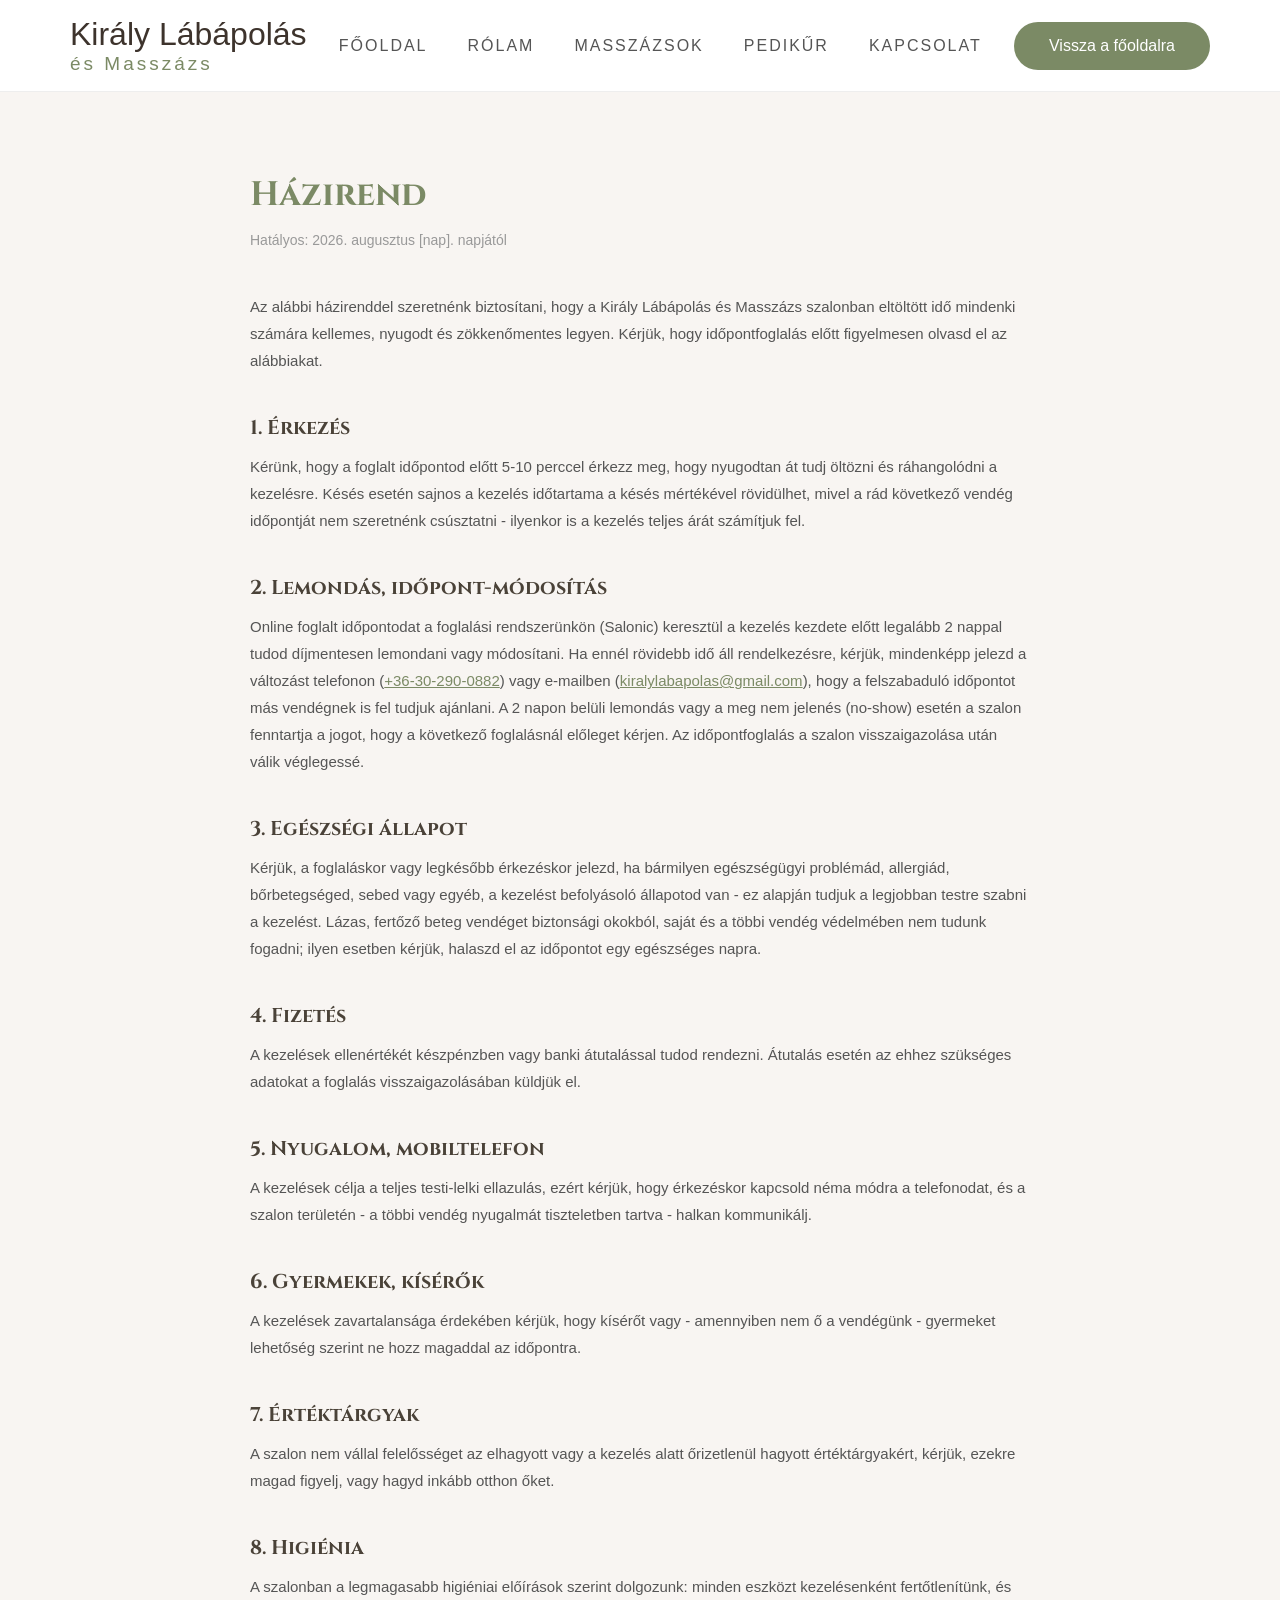
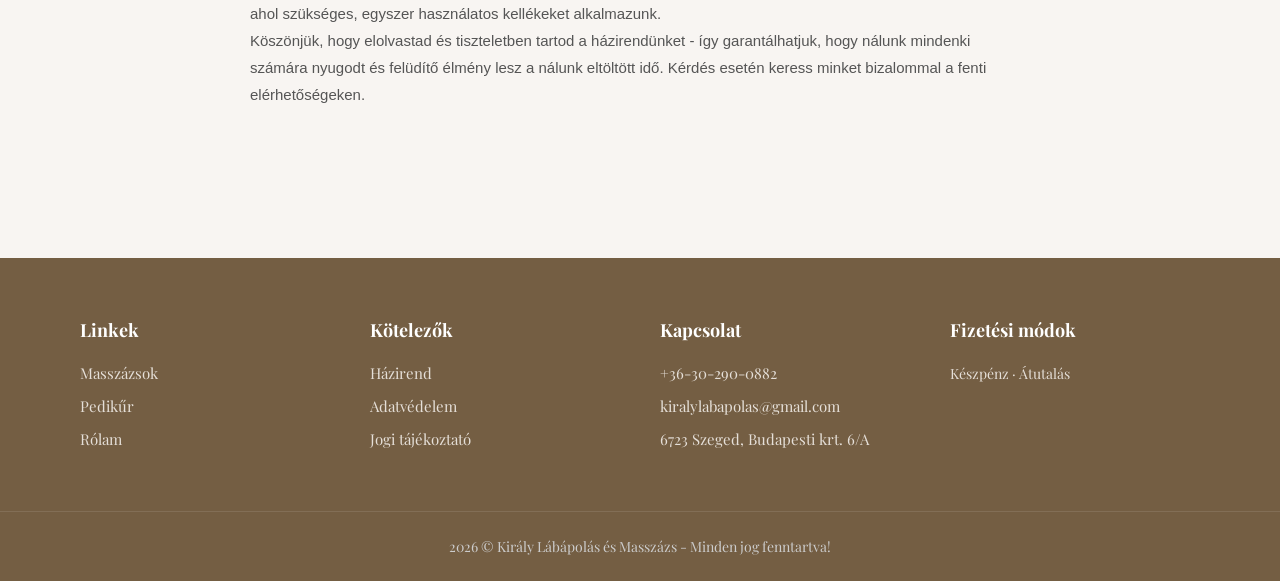
<file: hazirend.html>
<!DOCTYPE html>
<html lang="hu">
<head>
    <!-- Google tag (gtag.js) -->
    <script async src="https://www.googletagmanager.com/gtag/js?id=G-YLX9RJX3GM"></script>
    <script>
      window.dataLayer = window.dataLayer || [];
      function gtag(){dataLayer.push(arguments);}
      gtag('js', new Date());

      gtag('config', 'G-YLX9RJX3GM');
    </script>

    <meta charset="UTF-8">
    <meta name="viewport" content="width=device-width, initial-scale=1.0">

    <title>Házirend | Király Lábápolás és Masszázs</title>
    <link rel="icon" type="image/png" href="images/kiraly-favicon.png?v=1">

    <link rel="stylesheet" href="massage.css">
    <script src="massage.js" defer></script>

    <link rel="preconnect" href="https://fonts.googleapis.com">
    <link rel="preconnect" href="https://fonts.gstatic.com" crossorigin>
    <link href="https://fonts.googleapis.com/css2?family=Cinzel:wght@400;500;600&family=Playfair+Display:wght@400;500;600;700&display=swap" rel="stylesheet">

</head>
<body>

    <!-- NAVBAR -->

    <header>
        <div class="container navbar" id="navbar">

            <a href="index.html" style="text-decoration:none;color:inherit;">
                <div class="logo">
                    <h1>Király Lábápolás</h1>
                    <span>és Masszázs</span>
                </div>
            </a>

            <nav id="mainNav">
                <ul>
                    <li><a href="index.html#navbar">Főoldal</a></li>
                    <li><a href="index.html#about">Rólam</a></li>
                    <li><a href="index.html#services">Masszázsok</a></li>
                    <li><a href="index.html#pedicure">Pedikűr</a></li>
                    <li><a href="index.html#contact">Kapcsolat</a></li>
                </ul>
            </nav>

            <a href="index.html" class="btn">Vissza a főoldalra</a>

            <button class="nav-toggle" id="navToggle" aria-label="Menü megnyitása" aria-expanded="false" aria-controls="mainNav">
                <span></span><span></span><span></span>
            </button>

        </div>
    </header>

    <!-- HÁZIREND -->

    <main class="legal-page">

        <h1>Házirend</h1>
        <p class="legal-updated">Hatályos: 2026. augusztus [nap]. napjától</p>

        <p>
            Az alábbi házirenddel szeretnénk biztosítani, hogy a Király Lábápolás és Masszázs szalonban eltöltött
            idő mindenki számára kellemes, nyugodt és zökkenőmentes legyen. Kérjük, hogy időpontfoglalás előtt
            figyelmesen olvasd el az alábbiakat.
        </p>

        <h2>1. Érkezés</h2>
        <p>
            Kérünk, hogy a foglalt időpontod előtt 5-10 perccel érkezz meg, hogy nyugodtan át tudj öltözni és
            ráhangolódni a kezelésre. Késés esetén sajnos a kezelés időtartama a késés mértékével rövidülhet, mivel
            a rád következő vendég időpontját nem szeretnénk csúsztatni - ilyenkor is a kezelés teljes árát
            számítjuk fel.
        </p>

        <h2>2. Lemondás, időpont-módosítás</h2>
        <p>
            Online foglalt időpontodat a foglalási rendszerünkön (Salonic) keresztül a kezelés kezdete előtt
            legalább 2 nappal tudod díjmentesen lemondani vagy módosítani. Ha ennél rövidebb idő áll rendelkezésre,
            kérjük, mindenképp jelezd a változást telefonon (<a href="tel:+36302900882">+36-30-290-0882</a>) vagy
            e-mailben (<a href="mailto:kiralylabapolas@gmail.com">kiralylabapolas@gmail.com</a>),
            hogy a felszabaduló időpontot más vendégnek is fel tudjuk ajánlani. A 2 napon belüli lemondás vagy a
            meg nem jelenés (no-show) esetén a szalon fenntartja a jogot, hogy a következő foglalásnál előleget
            kérjen. Az időpontfoglalás a szalon visszaigazolása után válik véglegessé.
        </p>

        <h2>3. Egészségi állapot</h2>
        <p>
            Kérjük, a foglaláskor vagy legkésőbb érkezéskor jelezd, ha bármilyen egészségügyi problémád, allergiád,
            bőrbetegséged, sebed vagy egyéb, a kezelést befolyásoló állapotod van - ez alapján tudjuk a legjobban
            testre szabni a kezelést. Lázas, fertőző beteg vendéget biztonsági okokból, saját és a többi vendég
            védelmében nem tudunk fogadni; ilyen esetben kérjük, halaszd el az időpontot egy egészséges napra.
        </p>

        <h2>4. Fizetés</h2>
        <p>
            A kezelések ellenértékét készpénzben vagy banki átutalással tudod rendezni. Átutalás esetén az ehhez
            szükséges adatokat a foglalás visszaigazolásában küldjük el.
        </p>

        <h2>5. Nyugalom, mobiltelefon</h2>
        <p>
            A kezelések célja a teljes testi-lelki ellazulás, ezért kérjük, hogy érkezéskor kapcsold néma módra a
            telefonodat, és a szalon területén - a többi vendég nyugalmát tiszteletben tartva - halkan
            kommunikálj.
        </p>

        <h2>6. Gyermekek, kísérők</h2>
        <p>
            A kezelések zavartalansága érdekében kérjük, hogy kísérőt vagy - amennyiben nem ő a vendégünk -
            gyermeket lehetőség szerint ne hozz magaddal az időpontra.
        </p>

        <h2>7. Értéktárgyak</h2>
        <p>
            A szalon nem vállal felelősséget az elhagyott vagy a kezelés alatt őrizetlenül hagyott
            értéktárgyakért, kérjük, ezekre magad figyelj, vagy hagyd inkább otthon őket.
        </p>

        <h2>8. Higiénia</h2>
        <p>
            A szalonban a legmagasabb higiéniai előírások szerint dolgozunk: minden eszközt kezelésenként
            fertőtlenítünk, és ahol szükséges, egyszer használatos kellékeket alkalmazunk.
        </p>

        <p>
            Köszönjük, hogy elolvastad és tiszteletben tartod a házirendünket - így garantálhatjuk, hogy nálunk
            mindenki számára nyugodt és felüdítő élmény lesz a nálunk eltöltött idő. Kérdés esetén keress minket
            bizalommal a fenti elérhetőségeken.
        </p>

    </main>

    <!-- Contact -->

    <footer class="site-footer" id="contact">
    <div class="footer-container">
        <div class="footer-column">
            <h4>Linkek</h4>
            <ul>
                <li><a href="index.html#services" style="font-family:'Playfair Display','Georgia',serif;font-weight:400;font-style:normal;">Masszázsok</a></li>
                <li><a href="index.html#pedicure" style="font-family:'Playfair Display','Georgia',serif;font-weight:400;font-style:normal;">Pedikűr</a></li>
                <li><a href="index.html#about" style="font-family:'Playfair Display','Georgia',serif;font-weight:400;font-style:normal;">Rólam</a></li>
            </ul>
        </div>

        <div class="footer-column">
            <h4>Kötelezők</h4>
            <ul>
                <li><a href="hazirend.html">Házirend</a></li>
                <li><a href="adatvedelem.html">Adatvédelem</a></li>
                <li><a href="jogi-tajekoztato.html">Jogi tájékoztató</a></li>
            </ul>
        </div>

        <div class="footer-column">
            <h4>Kapcsolat</h4>
            <ul>
                <li><a href="tel:+36302900882">+36-30-290-0882</a></li>
                <li><a href="mailto:kiralylabapolas@gmail.com">kiralylabapolas@gmail.com</a></li>
                <li><a href="https://www.google.com/maps/place/Kir%C3%A1ly+L%C3%A1b%C3%A1pol%C3%A1s+%C3%A9s+Massz%C3%A1zs/@46.2673879,20.1642517,17z/data=!3m1!4b1!4m6!3m5!1s0x474489f8a36e9695:0xf2fa89c161ba9609!8m2!3d46.2673842!4d20.1668266!16s%2Fg%2F11zwzh987q?entry=ttu&g_ep=EgoyMDI2MDgxNi4wIKXMDSoASAFQAw%3D%3D" target="_blank">6723 Szeged, Budapesti krt. 6/A</a></li>
            </ul>
        </div>

        <div class="footer-column">
            <h4>Fizetési módok</h4>
            <div class="payment-box">
                <p class="payment-text">Készpénz · Átutalás</p>
            </div>
        </div>
    </div>

    <div class="footer-bottom">
        <p>2026 © Király Lábápolás és Masszázs - Minden jog fenntartva!</p>
    </div>
</footer>

</body>
</html>
</file>
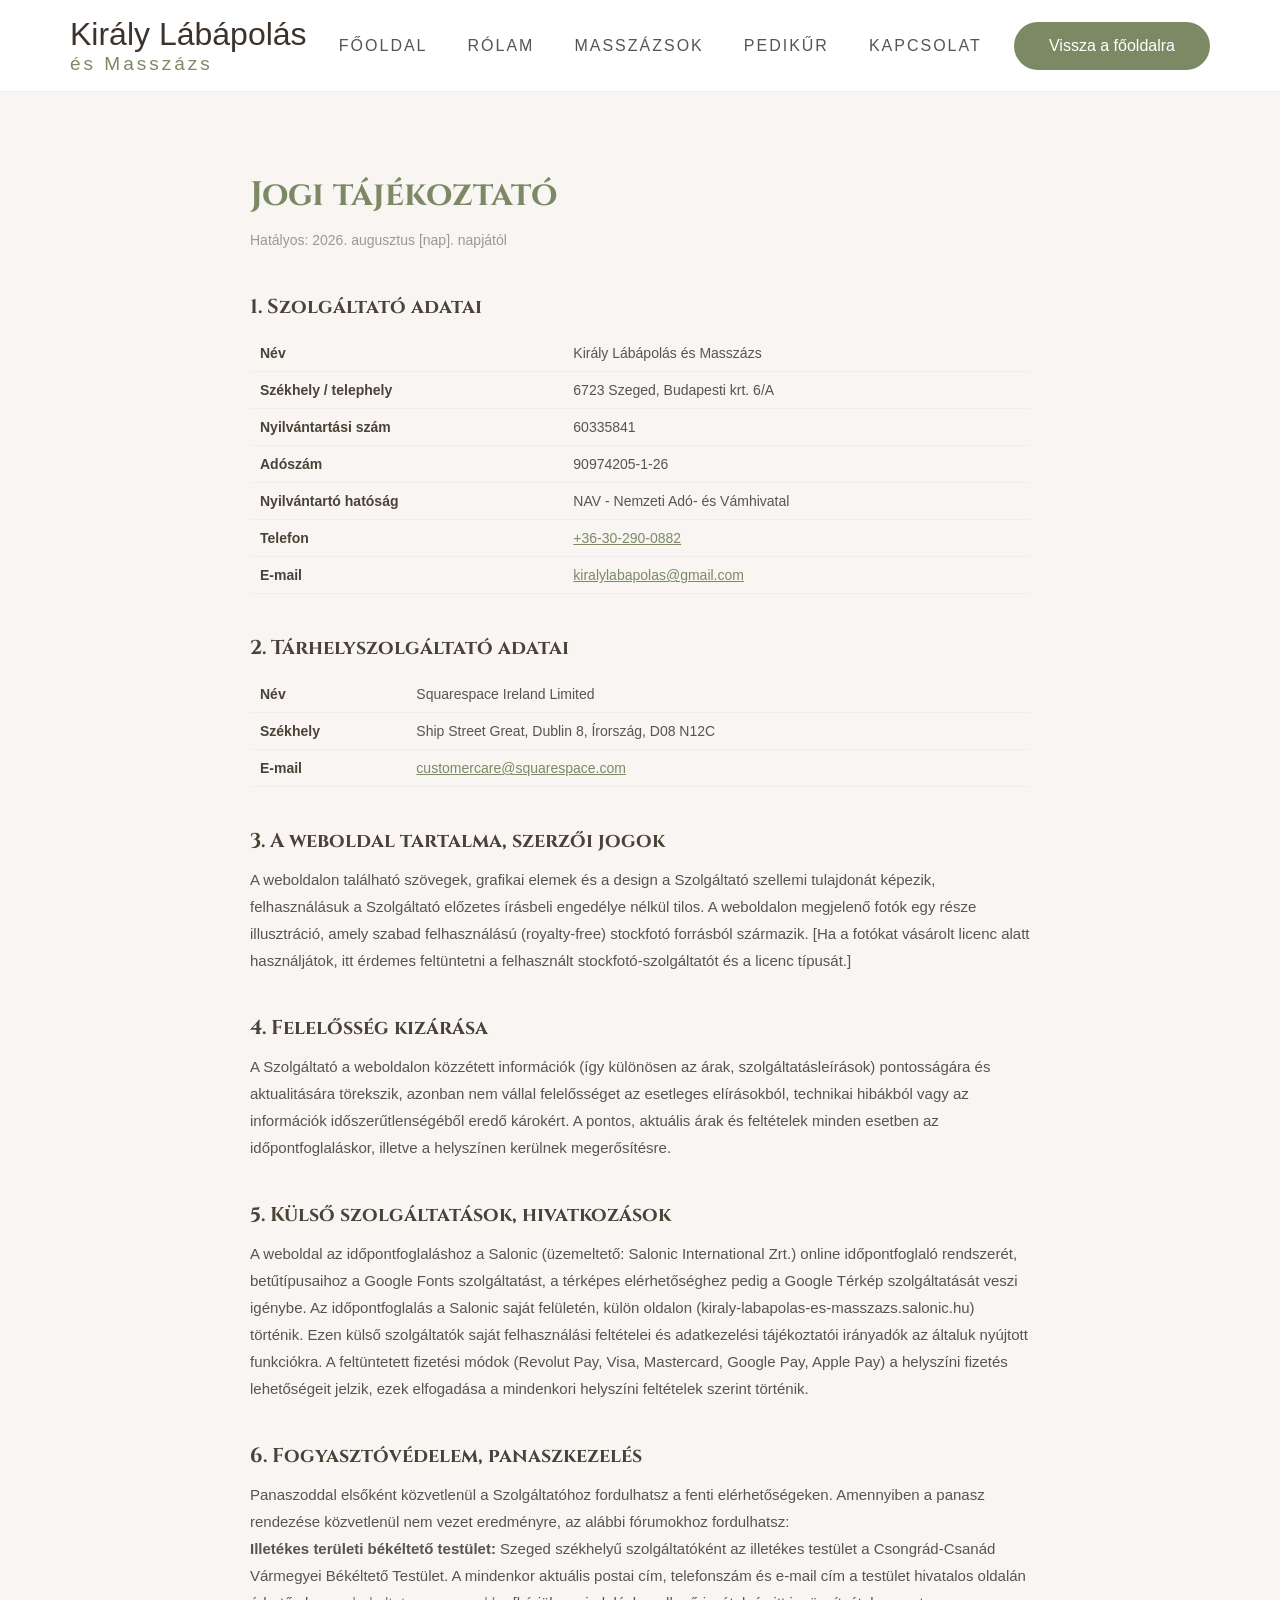
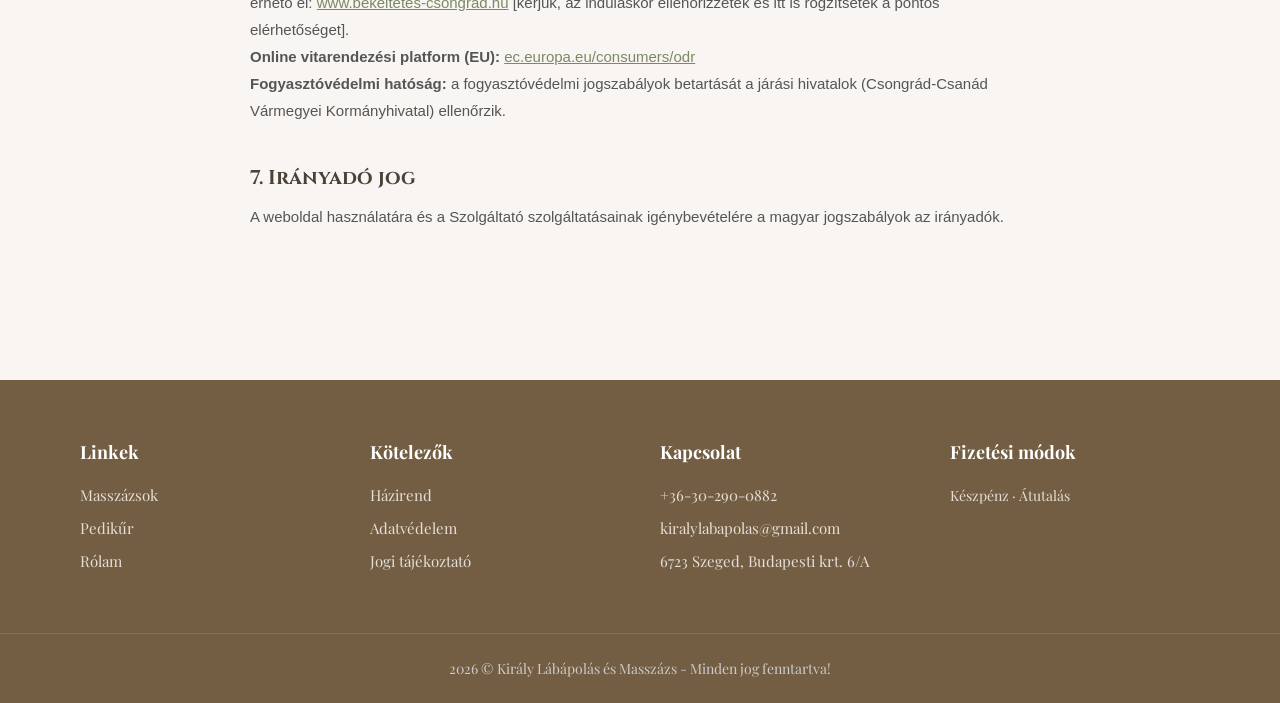
<file: jogi-tajekoztato.html>
<!DOCTYPE html>
<html lang="hu">
<head>
    <!-- Google tag (gtag.js) -->
    <script async src="https://www.googletagmanager.com/gtag/js?id=G-YLX9RJX3GM"></script>
    <script>
      window.dataLayer = window.dataLayer || [];
      function gtag(){dataLayer.push(arguments);}
      gtag('js', new Date());

      gtag('config', 'G-YLX9RJX3GM');
    </script>

    <meta charset="UTF-8">
    <meta name="viewport" content="width=device-width, initial-scale=1.0">

    <title>Jogi tájékoztató | Király Lábápolás és Masszázs</title>
    <link rel="icon" type="image/png" href="images/kiraly-favicon.png?v=1">

    <link rel="stylesheet" href="massage.css">
    <script src="massage.js" defer></script>

    <link rel="preconnect" href="https://fonts.googleapis.com">
    <link rel="preconnect" href="https://fonts.gstatic.com" crossorigin>
    <link href="https://fonts.googleapis.com/css2?family=Cinzel:wght@400;500;600&family=Playfair+Display:wght@400;500;600;700&display=swap" rel="stylesheet">

</head>
<body>

    <!-- NAVBAR -->

    <header>
        <div class="container navbar" id="navbar">

            <a href="index.html" style="text-decoration:none;color:inherit;">
                <div class="logo">
                    <h1>Király Lábápolás</h1>
                    <span>és Masszázs</span>
                </div>
            </a>

            <nav id="mainNav">
                <ul>
                    <li><a href="index.html#navbar">Főoldal</a></li>
                    <li><a href="index.html#about">Rólam</a></li>
                    <li><a href="index.html#services">Masszázsok</a></li>
                    <li><a href="index.html#pedicure">Pedikűr</a></li>
                    <li><a href="index.html#contact">Kapcsolat</a></li>
                </ul>
            </nav>

            <a href="index.html" class="btn">Vissza a főoldalra</a>

            <button class="nav-toggle" id="navToggle" aria-label="Menü megnyitása" aria-expanded="false" aria-controls="mainNav">
                <span></span><span></span><span></span>
            </button>

        </div>
    </header>

    <!-- JOGI TÁJÉKOZTATÓ -->

    <main class="legal-page">

        <h1>Jogi tájékoztató</h1>
        <p class="legal-updated">Hatályos: 2026. augusztus [nap]. napjától</p>

        <h2>1. Szolgáltató adatai</h2>
        <table>
            <tr><th>Név</th><td>Király Lábápolás és Masszázs</td></tr>
            <tr><th>Székhely / telephely</th><td>6723 Szeged, Budapesti krt. 6/A</td></tr>
            <tr><th>Nyilvántartási szám</th><td>60335841</td></tr>
            <tr><th>Adószám</th><td>90974205-1-26</td></tr>
            <tr><th>Nyilvántartó hatóság</th><td>NAV - Nemzeti Adó- és Vámhivatal</td></tr>
            <tr><th>Telefon</th><td><a href="tel:+36302900882">+36-30-290-0882</a></td></tr>
            <tr><th>E-mail</th><td><a href="mailto:kiralylabapolas@gmail.com">kiralylabapolas@gmail.com</a></td></tr>
        </table>

        <h2>2. Tárhelyszolgáltató adatai</h2>
        <table>
            <tr><th>Név</th><td>Squarespace Ireland Limited</td></tr>
            <tr><th>Székhely</th><td>Ship Street Great, Dublin 8, Írország, D08 N12C</td></tr>
            <tr><th>E-mail</th><td><a href="mailto:customercare@squarespace.com">customercare@squarespace.com</a></td></tr>
        </table>

        <h2>3. A weboldal tartalma, szerzői jogok</h2>
        <p>
            A weboldalon található szövegek, grafikai elemek és a design a Szolgáltató szellemi tulajdonát
            képezik, felhasználásuk a Szolgáltató előzetes írásbeli engedélye nélkül tilos. A weboldalon
            megjelenő fotók egy része illusztráció, amely szabad felhasználású (royalty-free) stockfotó
            forrásból származik. [Ha a fotókat vásárolt licenc alatt használjátok, itt érdemes feltüntetni a
            felhasznált stockfotó-szolgáltatót és a licenc típusát.]
        </p>

        <h2>4. Felelősség kizárása</h2>
        <p>
            A Szolgáltató a weboldalon közzétett információk (így különösen az árak, szolgáltatásleírások)
            pontosságára és aktualitására törekszik, azonban nem vállal felelősséget az esetleges elírásokból,
            technikai hibákból vagy az információk időszerűtlenségéből eredő károkért. A pontos, aktuális árak
            és feltételek minden esetben az időpontfoglaláskor, illetve a helyszínen kerülnek megerősítésre.
        </p>

        <h2>5. Külső szolgáltatások, hivatkozások</h2>
        <p>
            A weboldal az időpontfoglaláshoz a Salonic (üzemeltető: Salonic International Zrt.) online
            időpontfoglaló rendszerét, betűtípusaihoz a Google Fonts szolgáltatást, a térképes elérhetőséghez
            pedig a Google Térkép szolgáltatását veszi igénybe. Az időpontfoglalás a Salonic saját felületén,
            külön oldalon (kiraly-labapolas-es-masszazs.salonic.hu) történik. Ezen
            külső szolgáltatók saját felhasználási feltételei és adatkezelési tájékoztatói irányadók az általuk
            nyújtott funkciókra. A feltüntetett fizetési módok (Revolut Pay, Visa, Mastercard, Google Pay, Apple
            Pay) a helyszíni fizetés lehetőségeit jelzik, ezek elfogadása a mindenkori helyszíni feltételek
            szerint történik.
        </p>

        <h2>6. Fogyasztóvédelem, panaszkezelés</h2>
        <p>
            Panaszoddal elsőként közvetlenül a Szolgáltatóhoz fordulhatsz a fenti elérhetőségeken. Amennyiben a
            panasz rendezése közvetlenül nem vezet eredményre, az alábbi fórumokhoz fordulhatsz:
        </p>
        <p>
            <strong>Illetékes területi békéltető testület:</strong> Szeged székhelyű szolgáltatóként az illetékes
            testület a Csongrád-Csanád Vármegyei Békéltető Testület. A mindenkor aktuális postai cím, telefonszám
            és e-mail cím a testület hivatalos oldalán érhető el:
            <a href="https://www.bekeltetes-csongrad.hu/" target="_blank" rel="noopener">www.bekeltetes-csongrad.hu</a>
            [kérjük, az induláskor ellenőrizzétek és itt is rögzítsétek a pontos elérhetőséget].
        </p>
        <p>
            <strong>Online vitarendezési platform (EU):</strong>
            <a href="https://ec.europa.eu/consumers/odr" target="_blank" rel="noopener">ec.europa.eu/consumers/odr</a>
        </p>
        <p>
            <strong>Fogyasztóvédelmi hatóság:</strong> a fogyasztóvédelmi jogszabályok betartását a járási hivatalok
            (Csongrád-Csanád Vármegyei Kormányhivatal) ellenőrzik.
        </p>

        <h2>7. Irányadó jog</h2>
        <p>
            A weboldal használatára és a Szolgáltató szolgáltatásainak igénybevételére a magyar jogszabályok az
            irányadók.
        </p>

    </main>

    <!-- Contact -->

    <footer class="site-footer" id="contact">
    <div class="footer-container">
        <div class="footer-column">
            <h4>Linkek</h4>
            <ul>
                <li><a href="index.html#services" style="font-family:'Playfair Display','Georgia',serif;font-weight:400;font-style:normal;">Masszázsok</a></li>
                <li><a href="index.html#pedicure" style="font-family:'Playfair Display','Georgia',serif;font-weight:400;font-style:normal;">Pedikűr</a></li>
                <li><a href="index.html#about" style="font-family:'Playfair Display','Georgia',serif;font-weight:400;font-style:normal;">Rólam</a></li>
            </ul>
        </div>

        <div class="footer-column">
            <h4>Kötelezők</h4>
            <ul>
                <li><a href="hazirend.html">Házirend</a></li>
                <li><a href="adatvedelem.html">Adatvédelem</a></li>
                <li><a href="jogi-tajekoztato.html">Jogi tájékoztató</a></li>
            </ul>
        </div>

        <div class="footer-column">
            <h4>Kapcsolat</h4>
            <ul>
                <li><a href="tel:+36302900882">+36-30-290-0882</a></li>
                <li><a href="mailto:kiralylabapolas@gmail.com">kiralylabapolas@gmail.com</a></li>
                <li><a href="https://www.google.com/maps/place/Kir%C3%A1ly+L%C3%A1b%C3%A1pol%C3%A1s+%C3%A9s+Massz%C3%A1zs/@46.2673879,20.1642517,17z/data=!3m1!4b1!4m6!3m5!1s0x474489f8a36e9695:0xf2fa89c161ba9609!8m2!3d46.2673842!4d20.1668266!16s%2Fg%2F11zwzh987q?entry=ttu&g_ep=EgoyMDI2MDgxNi4wIKXMDSoASAFQAw%3D%3D" target="_blank">6723 Szeged, Budapesti krt. 6/A</a></li>
            </ul>
        </div>

        <div class="footer-column">
            <h4>Fizetési módok</h4>
            <div class="payment-box">
                <p class="payment-text">Készpénz · Átutalás</p>
            </div>
        </div>
    </div>

    <div class="footer-bottom">
        <p>2026 © Király Lábápolás és Masszázs - Minden jog fenntartva!</p>
    </div>
</footer>

</body>
</html>
</file>
<file: massage.css>
*{
    margin:0;
    padding:0;
    box-sizing:border-box;
}

html {
    scroll-behavior: smooth;
}

body{
    font-family:'Segoe UI',sans-serif;
    background:#f8f5f2;
    color:#3d332c;
}

/* NAVBAR */

header{
    background:white;
    padding:16px 70px;
    border-bottom:1px solid #eee;
}

.navbar{
    display:flex;
    justify-content:space-between;
    align-items:center;
}

.logo{
    display:flex;
    flex-direction:column;
    justify-content:center;
}

.logo h1{
    font-size:32px;
    font-weight:300;
    white-space:nowrap;
}

.logo span{
    letter-spacing:3px;
    font-size:19px;
    font-weight:500;
    color:#7b8a65;
}

nav ul{
    list-style:none;
    display:flex;
    justify-content:center;
    gap:40px;
    padding: 20px 0;
}

nav a{
    text-decoration:none;
    color: #555;
    font-size: 16px;
    letter-spacing: 2px;
    text-transform: uppercase;
    transition: color 0.3s;
}

nav a:hover{
    color:#7b8a65;
}

.btn{
    background:#7b8a65;
    color:white;
    text-decoration:none;
    padding:15px 35px;
    border-radius:50px;
    transition:.3s;
}

.btn:hover{
    background:#64724f;
}

/* Hamburger menü gomb (alapból rejtve, csak mobilon jelenik meg) */
.nav-toggle{
    display:none;
    flex-direction:column;
    justify-content:center;
    gap:6px;
    width:34px;
    height:34px;
    background:none;
    border:none;
    padding:0;
    cursor:pointer;
    flex-shrink:0;
}

.nav-toggle span{
    display:block;
    width:100%;
    height:2px;
    background:#3d332c;
    border-radius:2px;
    transition:.3s;
}

.nav-toggle.open span:nth-child(1){
    transform:translateY(8px) rotate(45deg);
}

.nav-toggle.open span:nth-child(2){
    opacity:0;
}

.nav-toggle.open span:nth-child(3){
    transform:translateY(-8px) rotate(-45deg);
}

/* HERO */

.hero{
    position:relative;
    display:flex;
    min-height:850px;
    background:#f8f5f2;
    overflow:hidden;
}

.hero-text{
    width:45%;
    padding:120px 100px;
    display:flex;
    flex-direction:column;
    justify-content:center;
    position:relative;
    z-index:2;
}

.hero-text h1{
    font-size:72px;
    line-height:1.15;
    font-weight:300;
    margin-bottom:35px;
}

.hero-text p{
    font-size:22px;
    line-height:1.8;
    margin-bottom:40px;
    max-width:550px;
}

.hero-image{
    position:absolute;
    top:0;
    right:0;
    width:65%;
    height:100%;
}

.hero-image img{
    width:100%;
    height:100%;
    object-fit:cover;
}

.hero::after{
    content:"";
    position:absolute;
    top:0;
    left:30%;
    width:40%;
    height:100%;

    background:linear-gradient(
        to right,
        #f8f5f2 0%,
        rgba(248,245,242,0.95) 20%,
        rgba(248,245,242,0.7) 45%,
        rgba(248,245,242,0.3) 70%,
        transparent 100%
    );

    z-index:1;
}

/* BENEFITS */

.benefits{
    display:grid;
    grid-template-columns:repeat(4,1fr);
    gap:40px;
    background:white;
    padding:70px;
}

.benefit{
    display:grid;
    grid-template-columns: auto 1fr;
    text-align: center;
    gap: 0px 20px;
    border-right: 1px solid gray;
}

.benefit:nth-child(4n) {
    border-right: none;
}

.benefit h3{
    color:#7b8a65;
    margin: 0 0 5px 0;
}

.benefit p{
    line-height:1.6;
    margin:0;
    color:#555;
}

.benefit-icons{
    grid-column: 1;
    grid-row: span 2;
    
    width: 50px;
    height: 50px;
    padding: 10px;
    box-sizing: content-box;
    border: 2px solid gray;
    border-radius: 50%;
}

/* ABOUT + REVIEWS */

.magazine-section {
    padding:120px 70px;
    background:
        linear-gradient(
            135deg,
            #f8f5f0 0%,
            #fdfcf9 50%,
            #f8f5f0 100%
        );
    position:relative;
}

.magazine-container {
    max-width:1300px;
    margin:auto;

    background:white;
    border-radius:35px;
    padding:60px;

    box-shadow:
        0 15px 40px rgba(0,0,0,.05),
        0 0 0 1px rgba(123,138,101,.08);

    display:flex;
    gap:50px;
}

.magazine-left {
    flex:0 0 32%;

    background:#fcfbf8;
    border-radius:25px;
    padding:35px;

    box-shadow:0 8px 25px rgba(0,0,0,.05);
}

.profile-avatar {
    width: 140px;
    height: 140px;
    margin: 0 auto 25px auto;
    border-radius: 50%;
    overflow: hidden;
    border: 4px solid #7b8a65;
    box-shadow: 0 8px 20px rgba(0,0,0,0.05);
}

.profile-avatar img {
    width: 100%;
    height: 100%;
    object-fit: cover;
}

.magazine-left h2, .magazine-right h2 {
    font-family: 'Cinzel', serif;
    text-transform: uppercase;
    letter-spacing: 3px;
    color: #7b8a65;
    font-size: 26px;
    margin-bottom: 20px;
}

.magazine-left h2 {
    text-align: center;
}

.magazine-left p {
    color: #666;
    line-height: 1.7;
    font-size: 15px;
    margin-bottom: 15px;
}

.magazine-left .highlight-text {
    font-family:'Playfair Display', serif;
    font-style: italic;
    font-size: 19px;
    font-weight: 600;
    line-height: 1.5;
    color: #7b8a65;
    text-align: center;
    margin: 0 0 25px 0;
}

.magazine-left .highlight-text::before{
    content:"\201C";
    display:block;
    font-family:'Playfair Display', serif;
    font-style:normal;
    font-size:56px;
    line-height:.6;
    color:#d8cdb8;
    margin-bottom:6px;
}

/* --- JOBB OLDAL: VÉLEMÉNYEK (A maradék 65% hely) --- */
.magazine-right {
    width: 65%;
    padding-left: 10px;
}

.magazine-right h2 {
    margin-bottom: 30px;
}

.reviews-scroll{
    display:flex;
    flex-direction:column;
    gap:20px;
    max-height:360px;
    overflow-y:auto;
    scroll-snap-type:y proximity;
    scroll-behavior:smooth;
    padding:2px 14px 2px 2px;
    scrollbar-width:thin;
    scrollbar-color:#c7cdb8 transparent;
}

.reviews-scroll::-webkit-scrollbar{
    width:6px;
}

.reviews-scroll::-webkit-scrollbar-thumb{
    background:#c7cdb8;
    border-radius:10px;
}

.review-item {
    background:white;
    border-radius:20px;
    padding:25px;
    box-shadow:0 6px 18px rgba(0,0,0,.05);
    border-left:4px solid #7b8a65;
    transition:.3s;
    flex-shrink:0;
    scroll-snap-align:start;
}

.review-quote {
    font-style: italic;
    color: #555;
    font-size: 15px;
    line-height: 1.7;
}

.review-user {
    color: #745e43;
    font-weight: 600;
    font-size: 14px;
    margin-top: 8px;
}

.review-item:hover{
    transform:translateY(-5px);
}

/* --- MOBIL NÉZET --- */
@media (max-width: 850px) {
    .magazine-container {
        flex-direction: column;
        gap: 30px;
    }
    .magazine-left, .magazine-right {
        width: 100% !important;
        float: none !important;
        padding: 0;
    }
    .magazine-right {
        padding-left: 0;
    }
    .magazine-left {
        border-right: none;
        border-bottom: 1px solid #e5dfd8;
        padding-bottom: 30px;
        margin-bottom: 0;
    }
}

/* SERVICES */

.divider{
    display:block;
    width: 300px;
    height: auto;
    margin-top: 0px;
    margin-bottom: 40px;
    margin-left: auto;
    margin-right: auto;
}

.services{
    padding:100px 70px;
}

.services h2{
    font-family: 'Cinzel', 'Playfair Display', 'Georgia', serif;
    text-transform: uppercase;
    letter-spacing: 6px;
    color: #7b8a65;
    text-align:center;
    font-size:35px;
    font-weight:400px;
    margin-bottom:5px;
}

.service-grid{
    display:grid;
    grid-template-columns:repeat(4,1fr);
    gap:30px;
    align-items:stretch;
}

.card{
    background:white;
    border-radius:20px;
    box-shadow:0 10px 25px rgba(0,0,0,0.08);
    transition:.3s;

    display: flex;
    flex-direction: column;
    position: relative;
}

.card:hover{
    transform:translateY(-8px);
}

/* JAVÍTÁS: a kártya kerekített sarkait mostantól a kép saját border-radiusa
   adja (nem a szülő overflow:hidden-je), hogy a lenyitott Részletek doboz
   szabadon "kilóghasson" a kártya alól anélkül, hogy levágná a szülő */
.card img{
    width:100%;
    height:240px;
    object-fit:cover;
    border-radius:20px 20px 0 0;
}

.card-content{
    padding: 25px;
    display:flex;
    flex-direction:column;
    flex-grow: 1;
}

.card-content h3{
    margin-bottom:15px;
}

.card-content p{
    color:#666;
}

.card-footer{
    display:flex;
    flex-wrap:wrap;
    justify-content:space-between;
    align-items:center;
    gap:10px;
    margin-top: auto;
    padding-top: 15px;
}

.price{
    font-size:22px;
    font-weight:700;
    color:#7b8a65;
    white-space:nowrap;
}

.info-box{
    display: none;
    padding: 15px;
    background-color: #f9fbf7;
    border-radius: 10px;
    border-left: 3px solid #7b8a65;
    font-size: 0.9em;
    color: #555;
}

/* JAVÍTÁS: a lenyitott Részletek doboz lebegő panelként jelenik meg a kártya
   alatt (position:absolute), így nem növeli meg a kártya (grid-cella)
   magasságát - emiatt a többi, ugyanabban a sorban lévő kártya nem "nyúlik
   meg" vele együtt, csak az, amelyiket ténylegesen lenyitottuk */
.info-box.open {
    display: block !important;
    position: absolute;
    top: 100%;
    left: 25px;
    right: 25px;
    margin-top: 10px;
    box-shadow: 0 15px 30px rgba(0,0,0,0.18);
    z-index: 5;
}

/* A lenyitott kártyát a szomszédai fölé emeljük, hogy a lebegő panel
   ne csússzon a következő sor kártyái mögé (a .card-open a JS tartaléka
   azokra a böngészőkre, ahol a :has() még nem támogatott) */
.card:has(.info-box.open),
.card.card-open{
    z-index: 30;
}

.info-btn{
    display: inline-flex;
    align-items: center;
    gap: 8px;
    background:#7b8a65;
    color:white;
    text-decoration:none;
    padding:10px 25px;
    border-radius:50px;
    transition:.3s;
    border:none;
    cursor:pointer;
}

.info-btn::after{
    content: "▼";
    font-size: 0.8em;
    display:inline-block;
    margin-left: 8px;
}

.info-btn.open::after{
    content: "▲";
}

/* ÁTMENET: Masszázs -> Pedikűr (vizuális elválasztó) */

.section-transition{
    position:relative;
    height:130px;
    background:linear-gradient(120deg,#7b8a65 0%,#a68a6e 50%,#c98a73 100%);
    display:flex;
    align-items:center;
    justify-content:center;
    overflow:hidden;
    clip-path:polygon(0 20%, 100% 0%, 100% 80%, 0% 100%);
    margin:-40px 0 -20px 0;
}

.transition-content{
    display:flex;
    align-items:center;
    gap:25px;
    padding:0 20px;
}

.transition-line{
    width:60px;
    height:1px;
    background:rgba(255,255,255,.65);
}

.transition-icon{
    height:34px;
    width:auto;
    opacity:.9;
}

.transition-label{
    font-family:'Cinzel', serif;
    text-transform:uppercase;
    letter-spacing:4px;
    color:#fff;
    font-size:20px;
    white-space:nowrap;
    text-align:center;
}

/* PEDIKŰR szekció - saját (rózsaszín-terrakotta) akcentszínnel elkülönítve */

.pedicure-section{
    background:#fbf5f2;
}

.pedicure-section h2{
    color:#c98a73;
}

.section-intro{
    max-width:600px;
    margin:0 auto 45px auto;
    text-align:center;
    color:#7a6a61;
    line-height:1.7;
}

.pedicure-grid{
    grid-template-columns:repeat(4,1fr);
}

.pedicure-card{
    min-height:auto;
}

.pedicure-card-visual{
    height:180px;
    background:linear-gradient(135deg,#e7c9bb 0%,#c98a73 100%);
    overflow:hidden;
    border-radius:20px 20px 0 0;
}

.pedicure-card-visual img{
    width:100%;
    height:100%;
    object-fit:cover;
    display:block;
}

/* JAVÍTÁS: a "Speciális lábápolás" fotón bal fent egy felirat-tábla van a képen belül -
   ez a pozicionálás jobbra-lefelé tolja a látható kivágást, hogy a tábla szövege ne
   látszódjon a kártyán (a cím és leírás úgyis ott van alatta, feleslegessé tenné) */
.pedikur-specialis-img{
    object-position:80% 75%;
}

.pedicure-card .price{
    color:#c98a73;
}

.pedicure-card .info-btn{
    background:#c98a73;
}

.pedicure-card .info-btn:hover{
    background:#b06f59;
}

.pedicure-card .info-box{
    border-left-color:#c98a73;
}

/* IDŐPONTFOGLALÁS CTA (Pedikűr és a lábléc között) */

.booking-cta{
    text-align:center;
    padding:80px 20px;
    background:linear-gradient(135deg,#7b8a65 0%,#c98a73 100%);
}

.booking-cta h2{
    font-family:'Cinzel', serif;
    text-transform:uppercase;
    letter-spacing:5px;
    font-size:30px;
    font-weight:400;
    color:#fff;
    margin-bottom:15px;
}

.booking-cta p{
    max-width:520px;
    margin:0 auto 30px auto;
    color:#fff;
    opacity:.95;
}

.booking-cta .btn{
    background:#fff;
    color:#7b8a65;
    font-weight:600;
}

.booking-cta .btn:hover{
    background:#f3efe8;
}

@media(max-width:700px){
    .booking-cta{
        padding:55px 20px;
    }

    .booking-cta h2{
        font-size:24px;
        letter-spacing:3px;
    }
}

/* JOGI OLDALAK (Adatvédelem, Jogi tájékoztató) */

.legal-page{
    max-width:820px;
    margin:0 auto;
    padding:80px 20px 100px 20px;
}

.legal-page h1{
    font-family:'Cinzel', serif;
    color:#7b8a65;
    font-size:34px;
    margin-bottom:10px;
}

.legal-page .legal-updated{
    color:#999;
    font-size:14px;
    margin-bottom:40px;
}

.legal-page h2{
    font-family:'Cinzel', serif;
    font-size:20px;
    color:#4a4238;
    margin:40px 0 12px 0;
}

.legal-page p,
.legal-page li{
    color:#555;
    line-height:1.8;
    font-size:15px;
}

.legal-page ul{
    margin:0 0 15px 20px;
}

.legal-page li{
    margin-bottom:6px;
}

.legal-page table{
    width:100%;
    border-collapse:collapse;
    margin:15px 0 25px 0;
    font-size:14px;
}

.legal-page th,
.legal-page td{
    text-align:left;
    padding:10px;
    border-bottom:1px solid #eee;
    color:#555;
}

.legal-page th{
    color:#4a4238;
}

.legal-note{
    background:#f9fbf7;
    border-left:3px solid #7b8a65;
    padding:15px 20px;
    border-radius:10px;
    margin:30px 0;
    font-size:14px;
    color:#555;
}

.legal-page a{
    color:#7b8a65;
}

/* Contact */

.site-footer {
    background-color: #745e43;
    color: #ffffff;
    font-family: 'Playfair Display', 'Georgia', serif;
    padding: 60px 0 20px 0;
    margin-top: 50px;
}

/* A 4 oszlopos rács */
.footer-container {
    max-width: 1200px;
    margin: 0 auto;
    padding: 0 40px;
    display: grid;
    grid-template-columns: repeat(4, 1fr);
    gap: 40px;
}

.footer-column h4 {
    font-size: 18px;
    font-weight: 700;
    margin-bottom: 20px;
    color: #ffffff;
    text-transform: none;
}

.footer-column ul {
    list-style: none;
    padding: 0;
    margin: 0;
}

.footer-column li {
    margin-bottom: 12px;
}

/* Linkek kinézete */
/* JAVÍTÁS: !important a betűtípuson, mert a Squarespace tárhely saját, a kód
   beillesztése után betöltődő stílusai felülírhatják a linkek betűtípusát -
   enélkül egyes footer-linkek (pl. az oszlop első eleme) más betűtípussal
   jelenhetnek meg, mint a többi */
.footer-column,
.footer-column li {
    font-family: 'Playfair Display', 'Georgia', serif !important;
}

.footer-column a {
    font-family: 'Playfair Display', 'Georgia', serif !important;
    font-weight: 400 !important;
    font-style: normal !important;
    color: #e5dfd8;
    text-decoration: none;
    font-size: 15px;
    transition: 0.3s;
}

.footer-column a:hover {
    color: #ffffff;
    text-decoration: underline;
}

.payment-img {
    max-width: 180px;
    height: auto;
    border-radius: 5px;
}

.payment-text {
    font-size: 14px;
    line-height: 1.7;
    color: #e5dfd8;
}

.footer-bottom {
    margin-top: 50px;
    padding-top: 20px;
    border-top: 1px solid rgba(255, 255, 255, 0.1);
    text-align: center;
    font-size: 14px;
    color: #ccc;
}

.footer-bottom p {
    margin: 5px 0;
}

.designer-link {
    color: #ccc;
    text-decoration: underline;
}

.designer-link:hover {
    color: #ffffff;
}


/*-----------------------MOBILE---------------------------*/

/* JAVÍTÁS: 5 oszlop csak elég széles képernyőn fér el kényelmesen (ár + gomb
   kilógás nélkül) - keskenyebb (de még nem tablet-méretű) ablaknál fokozatosan
   kevesebb oszlopra váltunk, hogy 1100px felett se törjön ki semmi a kártyából */
@media (max-width:1500px) and (min-width:1301px){
    .service-grid{
        grid-template-columns:repeat(4,1fr);
    }
}

@media (max-width:1300px) and (min-width:1101px){
    .service-grid{
        grid-template-columns:repeat(3,1fr);
    }
}

/* JAVÍTÁS: a "Király Lábápolás és Masszázs" logó szélesebb, mint a régi volt -
   a hamburger menüt ezért egy magasabb töréspontnál (1250px) aktiváljuk, hogy
   1100-1250px között se lógjon bele a navigáció a logóba / a gombba */
@media(max-width:1250px){

    header{
        padding:14px 25px;
    }

    .navbar{
        position:relative;
        flex-wrap:wrap;
    }

    .nav-toggle{
        display:flex;
    }

    nav{
        display:block;
        position:absolute;
        top:100%;
        left:0;
        width:100%;
        background:white;
        max-height:0;
        overflow:hidden;
        transition:max-height .35s ease;
        box-shadow:0 15px 25px rgba(0,0,0,.08);
        z-index:50;
    }

    nav.open{
        max-height:400px;
    }

    nav ul{
        flex-direction:column;
        align-items:center;
        gap:20px;
        padding:25px 0;
    }

}

@media(max-width:1100px){

    .hero{
        flex-direction:column;
        min-height:auto;
    }

    .hero-text,
    .hero-image{
        width:100%;
    }

    .hero-text{
        padding:60px 30px;
    }

    .hero-text h1{
        font-size:48px;
    }

    /* JAVÍTÁS: a kép absolute pozíciója korábban ráfeküdt a szövegre mobilon/tableten -
       most a normál dokumentumfolyamba kerül a szöveg alá */
    .hero-image{
        position:relative;
        top:auto;
        right:auto;
        height:340px;
    }

    .hero::after{
        display:none;
    }

    .benefits{
        grid-template-columns:repeat(2,1fr);
    }

    /* JAVÍTÁS: 2 oszlopos nézetben a jobb szélen lévő elemeken (2., 4.) nem kell border-right */
    .benefit{
        border-right:1px solid gray;
    }

    .benefit:nth-child(2n){
        border-right:none;
    }

    .service-grid{
        grid-template-columns:repeat(2,1fr);
    }

    /* JAVÍTÁS: a szekciók eredeti 70px oldalpárnázása túl sok helyet vett el kisebb
       képernyőn, emiatt a kártyák tartalma (pl. ár + gomb) túllógott a kártya szélén */
    .magazine-section,
    .services{
        padding:80px 40px;
    }

    .footer-container{
        grid-template-columns:repeat(2,1fr);
    }

    .section-transition{
        height:110px;
    }

    .transition-label{
        font-size:16px;
        letter-spacing:2px;
    }

    .transition-line{
        width:35px;
    }

}

@media(max-width:700px){

    header{
        padding:10px 16px;
    }

    .logo h1{
        font-size:22px;
    }

    .logo span{
        font-size:14px;
        letter-spacing:2px;
    }

    .hero-text h1{
        font-size:38px;
    }

    .hero-image{
        height:240px;
    }

    .benefits{
        grid-template-columns:1fr;
    }

    /* JAVÍTÁS: 1 oszlopos nézetben a felesleges függőleges vonalak helyett vízszintes elválasztó */
    .benefit{
        border-right:none;
        border-bottom:1px solid #e5e0d8;
        padding-bottom:25px;
        margin-bottom:5px;
    }

    .benefit:last-child{
        border-bottom:none;
        padding-bottom:0;
        margin-bottom:0;
    }

    .service-grid{
        grid-template-columns:1fr;
    }

    .reviews-scroll{
        max-height:300px;
    }

    /* JAVÍTÁS: keskeny mobilon a szekció-párnázás és a kártya-tartalom is szűkebb legyen */
    .magazine-section,
    .services{
        padding:60px 20px;
    }

    .card-content{
        padding:20px;
    }

    .info-box.open{
        left:20px;
        right:20px;
    }

    .footer-container{
        grid-template-columns:1fr;
    }

    .section-transition{
        clip-path:polygon(0 10%, 100% 0%, 100% 90%, 0% 100%);
    }

    .transition-label{
        font-size:14px;
        letter-spacing:1.5px;
    }

    .transition-icon{
        height:22px;
    }

    .transition-content{
        gap:10px;
    }

    .transition-line{
        width:28px;
    }

}
</file>
